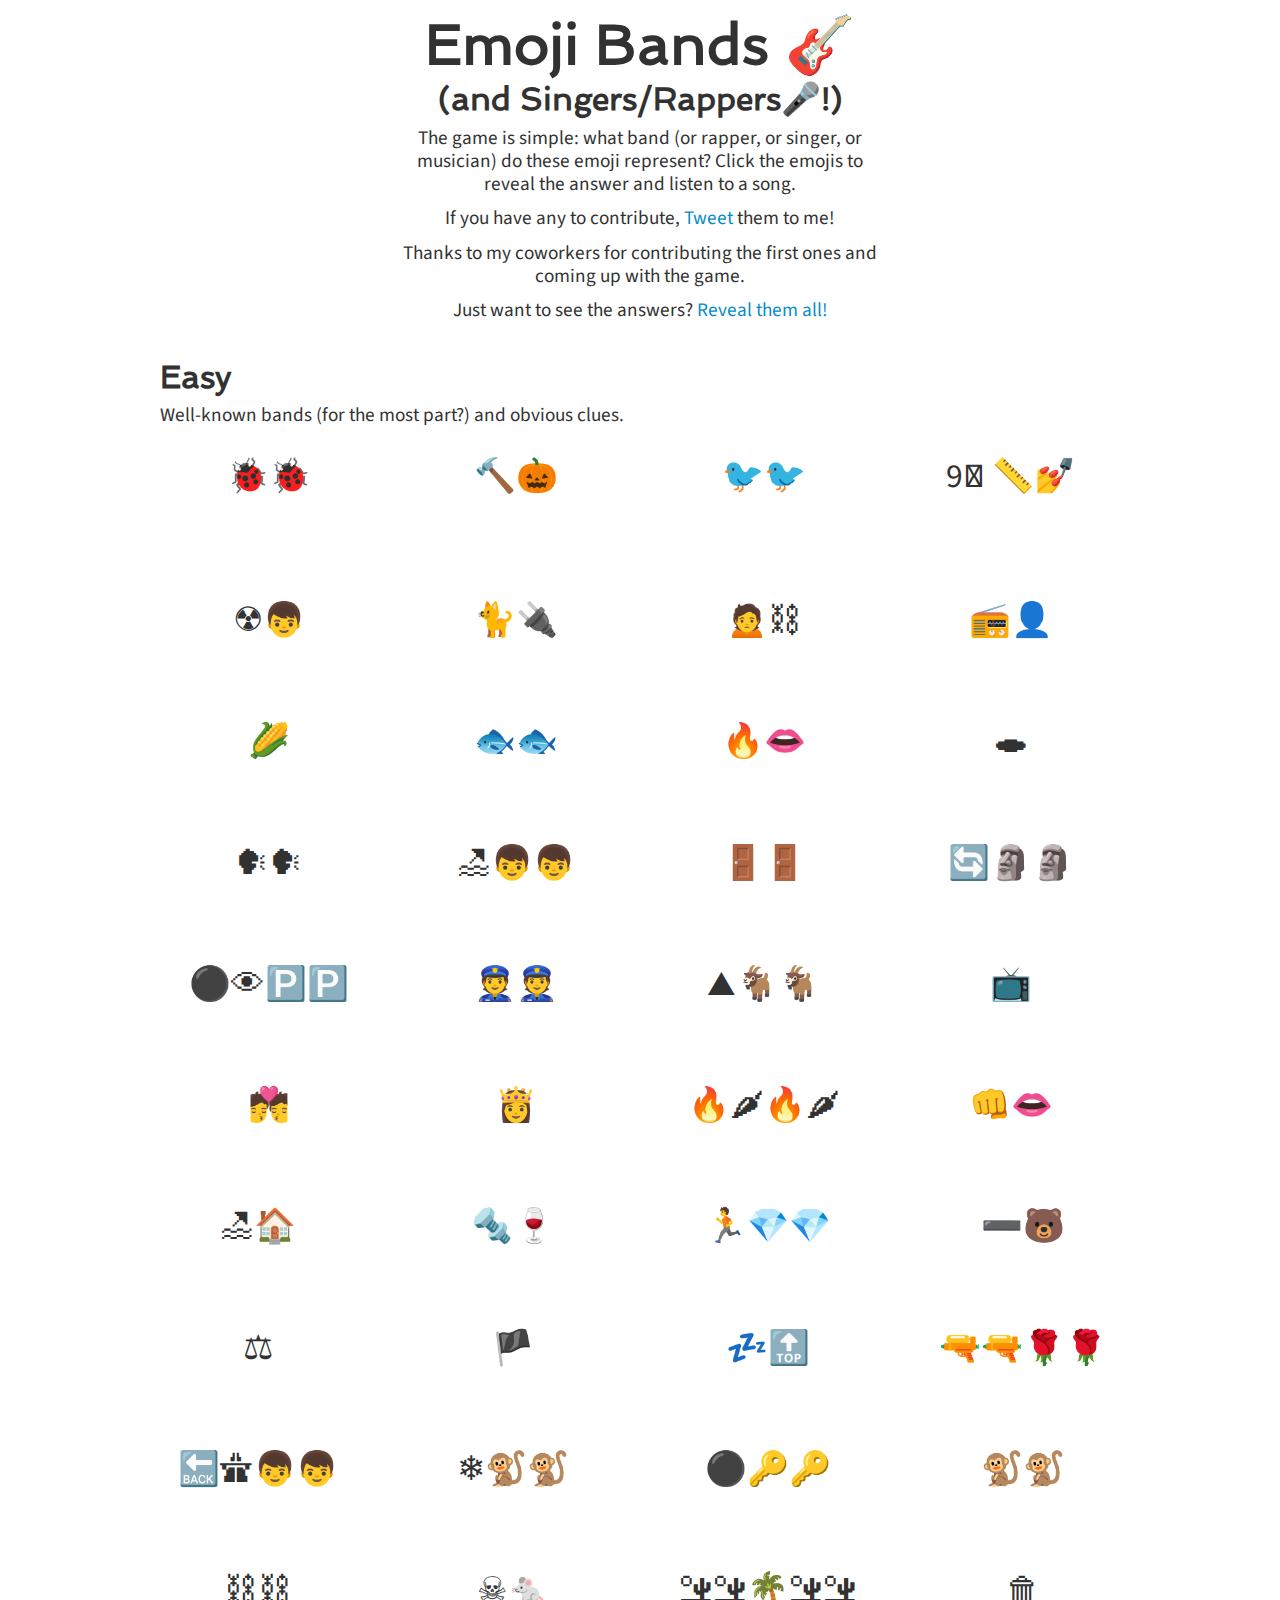
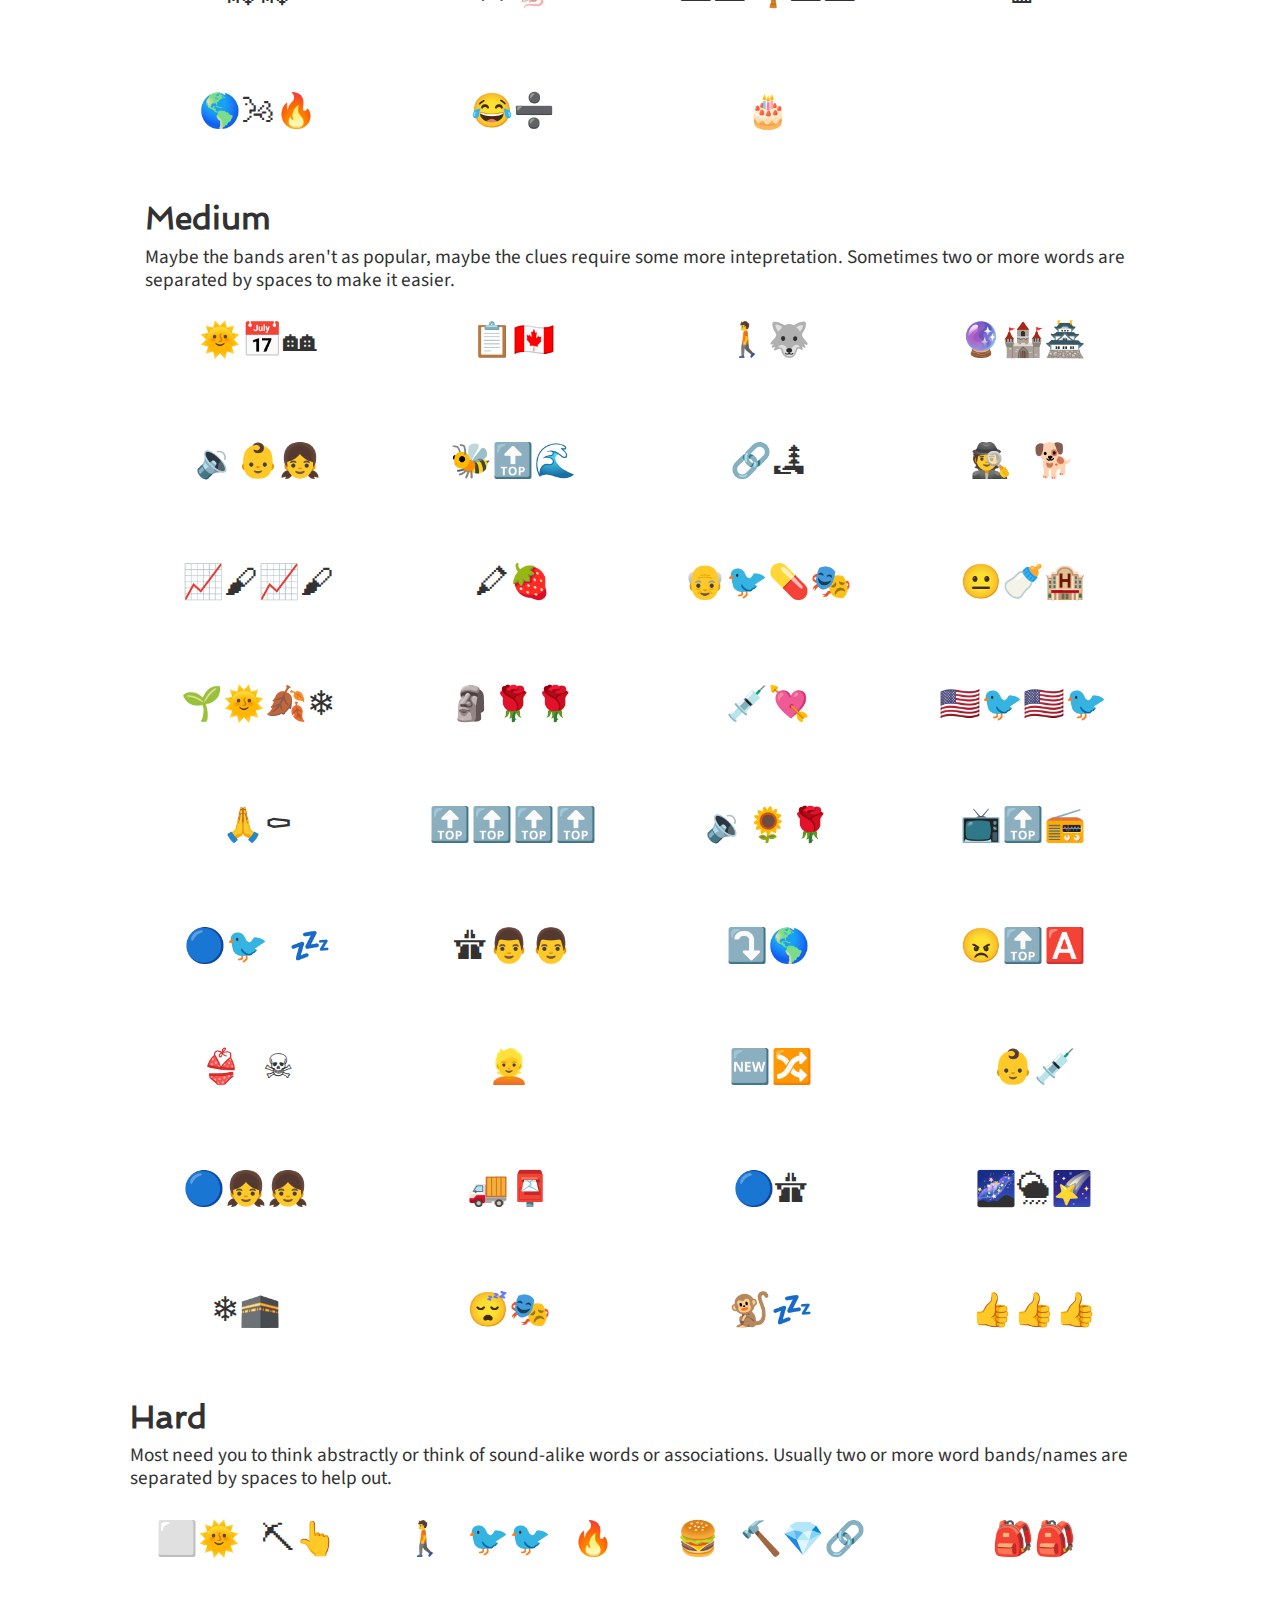
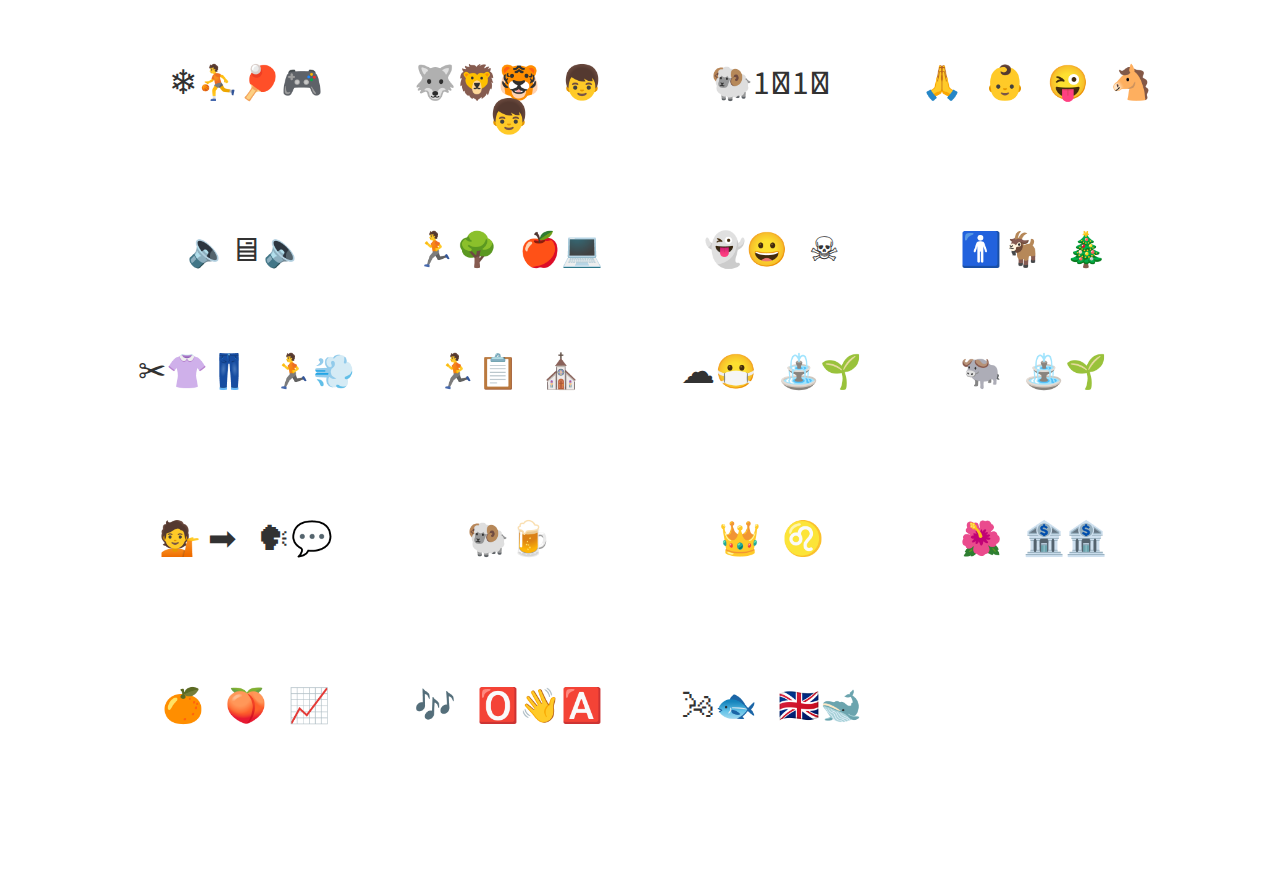
<file: index.html>
<!doctype html>
<html lang="en-US">
    <head>
        <meta charset="utf-8">
        <meta http-equiv="x-ua-compatible" content="ie=edge">
        <title>Emoji Bands - Guess the band name represented only in emojis!</title>
        <meta name="description" content="Guess the band represented by emojis">
        <meta name="viewport" content="width=device-width, initial-scale=1">
        <link href='https://fonts.googleapis.com/css?family=Spinnaker' rel='stylesheet' type='text/css'>
        <link href='https://fonts.googleapis.com/css?family=Source+Sans+Pro' rel='stylesheet' type='text/css'>
        <link rel="stylesheet" href="css/main.css">
    </head>
    <body>
      <!--[if lt IE 8]>
          <p class="browserupgrade">You are using an <strong>outdated</strong> browser. Please <a href="http://browsehappy.com/">upgrade your browser</a> to improve your experience.</p>
      <![endif]-->
      <div class="container">
        <div class="header">
          <h1 class="page-title">Emoji Bands 🎸</h1>
          <h2 class="page-subheading">(and Singers/Rappers🎤!)</h2>
          <p>The game is simple: what band (or rapper, or singer, or musician) do these emoji represent? Click the emojis to reveal the answer and listen to a song.</p>
          <p>If you have any to contribute, <a href="https://twitter.com/lieblhan">Tweet</a> them to me!</p>
          <p>Thanks to my coworkers for contributing the first ones and coming up with the game.</p>
          <p>Just want to see the answers? <span class="link" onclick="revealAllHidden()">Reveal them all!</span></p>
        </div>
        <div class="content">
          <div class="row">
            <div class="full-col">
              <h1>Easy</h1>
              <p>Well-known bands (for the most part?) and obvious clues.</p>
            </div>
          </div>
          <div class="row">
            <div class="col-4">
              <div class="grid-block">
                <span class="emoji">🐞🐞</span>
                <p class="hidden"><a href="https://www.youtube.com/watch?v=OJsb91hsUF8">The Beatles</a>
                  <span class="small">(Also this is their best song, fight me.)</span>
                </p>
              </div>
            </div>
            <div class="col-4">
              <div class="grid-block">
                <span class="emoji">🔨🎃</span>
                <p class="hidden"><a href="https://www.youtube.com/watch?v=q-KE9lvU810">Smashing Pumpkins</a></p>
              </div>
            </div>
            <div class="col-4">
              <div class="grid-block">
                <span class="emoji">🐦🐦</span>
                <p class="hidden"><a href="https://www.youtube.com/watch?v=J74ttSR8lEg">The Byrds</a></p>
              </div>
            </div>
            <div class="col-4">
              <div class="grid-block">
                <span class="emoji">9⃣ 📏💅</span>
                <p class="hidden"><a href="https://www.youtube.com/watch?v=PTFwQP86BRs">Nine Inch Nails</a></p>
              </div>
            </div>
          </div>
          <div class="row">
            <div class="col-4">
              <div class="grid-block">
                <span class="emoji">☢👦</span>
                <p class="hidden"><a href="https://www.youtube.com/watch?v=LBr7kECsjcQ">Fall Out Boy</a></p>
              </div>
            </div>
            <div class="col-4">
              <div class="grid-block">
                <span class="emoji">🐈🔌</span>
                <p class="hidden"><a href="https://www.youtube.com/watch?v=4_Mww_XVU1s">Cat Power</a></p>
              </div>
            </div>
            <div class="col-4">
              <div class="grid-block">
                <span class="emoji">🙍⛓</span>
                <p class="hidden"><a href="https://www.youtube.com/watch?v=Nco_kh8xJDs">Alice in Chains</a></p>
              </div>
            </div>
            <div class="col-4">
              <div class="grid-block">
                <span class="emoji">📻👤</span>
                <p class="hidden"><a href="https://www.youtube.com/watch?v=zcfX3Lzchrs">Radiohead</a></p>
              </div>
            </div>
          </div>
          <div class="row">
            <div class="col-4">
              <div class="grid-block">
                <span class="emoji">🌽</span>
                <p class="hidden"><a href="https://www.youtube.com/watch?v=jRGrNDV2mKc">Korn</a></p>
              </div>
            </div>
            <div class="col-4">
              <div class="grid-block">
                <span class="emoji">🐟🐟</span>
                <p class="hidden"><a href="https://www.youtube.com/watch?v=oZfWmQJM4HI">Phish</a></p>
              </div>
            </div>
            <div class="col-4">
              <div class="grid-block">
                <span class="emoji">🔥👄</span>
                <p class="hidden"><a href="https://www.youtube.com/watch?v=AzlMeTxVdH8">The Flaming Lips</a></p>
              </div>
            </div>
            <div class="col-4">
              <div class="grid-block">
                <span class="emoji">🕳</span>
                <p class="hidden"><a href="https://www.youtube.com/watch?v=cH_rfGBwamc">Hole</a></p>
              </div>
            </div>
          </div>
          <div class="row">
            <div class="col-4">
              <div class="grid-block">
                <span class="emoji">🗣🗣</span>
                <p class="hidden"><a href="https://www.youtube.com/watch?v=I1wg1DNHbNU">The Talking Heads</a></p>
              </div>
            </div>
            <div class="col-4">
              <div class="grid-block">
                <span class="emoji">🏖👦👦</span>
                <p class="hidden"><a href="https://www.youtube.com/watch?v=wREBD2og5iY">The Beach Boys</a></p>
              </div>
            </div>
            <div class="col-4">
              <div class="grid-block">
                <span class="emoji">🚪🚪</span>
                <p class="hidden"><a href="https://www.youtube.com/watch?v=deB_u-to-IE">The Doors</a></p>
              </div>
            </div>
            <div class="col-4">
              <div class="grid-block">
                <span class="emoji">🔄🗿🗿</span>
                <p class="hidden"><a href="https://www.youtube.com/watch?v=R3rnxQBizoU">The Rolling Stones</a></p>
              </div>
            </div>
          </div>
          <div class="row">
            <div class="col-4">
              <div class="grid-block">
                <span class="emoji">⚫️👁🅿️🅿️</span>
                <p class="hidden"><a href="https://www.youtube.com/watch?v=uSD4vsh1zDA">The Black Eyed Peas</a></p>
              </div>
            </div>
            <div class="col-4">
              <div class="grid-block">
                <span class="emoji">👮👮</span>
                <p class="hidden"><a href="https://www.youtube.com/watch?v=MbXWrmQW-OE">The Police</a></p>
              </div>
            </div>
            <div class="col-4">
              <div class="grid-block">
                <span class="emoji">⛰🐐🐐</span>
                <p class="hidden"><a href="https://www.youtube.com/watch?v=eetIgGXH6DA">Mountain Goats</a></p>
              </div>
            </div>
            <div class="col-4">
              <div class="grid-block">
                <span class="emoji">📺</span>
                <p class="hidden"><a href="https://www.youtube.com/watch?v=jlbunmCbTBA">Television</a></p>
              </div>
            </div>
          </div>
          <div class="row">
            <div class="col-4">
              <div class="grid-block">
                <span class="emoji"> 💏</span>
                <p class="hidden"><a href="https://www.youtube.com/watch?v=u7isxoTIeYM">Kiss</a></p>
              </div>
            </div>
            <div class="col-4">
              <div class="grid-block">
                <span class="emoji">👸</span>
                <p class="hidden"><a href="https://www.youtube.com/watch?v=fJ9rUzIMcZQ">Queen</a></p>
              </div>
            </div>
            <div class="col-4">
              <div class="grid-block">
                <span class="emoji">🔥🌶🔥🌶</span>
                <p class="hidden"><a href="https://www.youtube.com/watch?v=lwlogyj7nFE">Red Hot Chili Peppers</a></p>
              </div>
            </div>
            <div class="col-4">
              <div class="grid-block">
                <span class="emoji">👊👄</span>
                <p class="hidden"><a href="https://www.youtube.com/watch?v=5xxQs34UMx4">Smash Mouth</a></p>
              </div>
          </div>
          <div class="row">
            <div class="col-4">
              <div class="grid-block">
                <span class="emoji">🏖🏠</span>
                <p class="hidden"><a href="https://www.youtube.com/watch?v=FuvWc3ToDHg">Beach House</a></p>
              </div>
            </div>
            <div class="col-4">
              <div class="grid-block">
                <span class="emoji">🔩🍷</span>
                <p class="hidden"><a href="https://www.youtube.com/watch?v=3Kh09MuIfIU">Iron and Wine</a></p>
              </div>
            </div>
            <div class="col-4">
              <div class="grid-block">
                <span class="emoji">🏃💎💎</span>
                <p class="hidden"><a href="https://www.youtube.com/watch?v=BEOximWoFd0">Run the Jewels</a></p>
              </div>
            </div>
            <div class="col-4">
              <div class="grid-block">
                <span class="emoji">➖🐻</span>
                <p class="hidden"><a href="https://www.youtube.com/watch?v=hM_-L4tOQkg">Minus the Bear</a></p>
              </div>
            </div>
          </div>
          <div class="row">
            <div class="col-4">
              <div class="grid-block">
                <span class="emoji">⚖</span>
                <p class="hidden"><a href="https://www.youtube.com/watch?v=sy1dYFGkPUE">Justice</a></p>
              </div>
            </div>
            <div class="col-4">
              <div class="grid-block">
                <span class="emoji">🏴</span>
                <p class="hidden"><a href="https://www.youtube.com/watch?v=ZOhXw2D59hQ">Black Flag</a></p>
              </div>
            </div>
            <div class="col-4">
              <div class="grid-block">
                <span class="emoji">💤🔝</span>
                <p class="hidden"><a href="https://www.youtube.com/watch?v=Vppbdf-qtGU">ZZ Top</a></p>
              </div>
            </div>
            <div class="col-4">
              <div class="grid-block">
                <span class="emoji">🔫🔫🌹🌹</span>
                <p class="hidden"><a href="https://www.youtube.com/watch?v=1w7OgIMMRc4">Guns N' Roses</a></p>
              </div>
            </div>
          </div>
          <div class="row">
            <div class="col-4">
              <div class="grid-block">
                <span class="emoji">🔙🛣👦👦</span>
                <p class="hidden"><a href="https://www.youtube.com/watch?v=4fndeDfaWCg">Backstreet Boys</a></p>
              </div>
            </div>
            <div class="col-4">
              <div class="grid-block">
                <span class="emoji">❄🐒🐒</span>
                <p class="hidden"><a href="https://www.youtube.com/watch?v=3oK22ll4cxw">Arctic Monkeys</a></p>
              </div>
            </div>
            <div class="col-4">
              <div class="grid-block">
                <span class="emoji">⚫🔑🔑</span>
                <p class="hidden"><a href="https://www.youtube.com/watch?v=7jjScJ-bRpQ">The Black Keys</a></p>
              </div>
            </div>
            <div class="col-4">
              <div class="grid-block">
                <span class="emoji">🐒🐒</span>
                <p class="hidden"><a href="https://www.youtube.com/watch?v=XfuBREMXxts">The Monkees</a></p>
              </div>
            </div>
          </div>
          <div class="row">
            <div class="col-4">
              <div class="grid-block">
                <span class="emoji">⛓⛓</span>
                <p class="hidden"><a href="https://www.youtube.com/watch?v=e2QKlmMT8II">2 Chainz</a></p>
              </div>
            </div>
            <div class="col-4">
              <div class="grid-block">
                <span class="emoji">☠🐁</span>
                <p class="hidden"><a href="https://www.youtube.com/watch?v=zK1mLIeXwsQ">Deadmau5</a></p>
              </div>
            </div>
            <div class="col-4">
              <div class="grid-block">
                <span class="emoji">🏜🏜🌴🏜🏜</span>
                <p class="hidden"><a href="https://www.youtube.com/watch?v=6hzrDeceEKc">Oasis</a></p>
              </div>
            </div>
            <div class="col-4">
              <div class="grid-block">
                <span class="emoji">🗑</span>
                <p class="hidden"><a href="https://www.youtube.com/watch?v=GpBFOJ3R0M4">Garbage</a></p>
              </div>
            </div>
          </div>
          <div class="row">
            <div class="col-4">
              <div class="grid-block">
                <span class="emoji">🌎🌬🔥</span>
                <p class="hidden"><a href="https://www.youtube.com/watch?v=Gs069dndIYk">Earth Wind and Fire</a></p>
              </div>
            </div>
            <div class="col-4">
              <div class="grid-block">
                <span class="emoji">😂➗</span>
                <p class="hidden"><a href="https://www.youtube.com/watch?v=FnWPGSQjFUc">Joy Division</a></p>
              </div>
            </div>
            <div class="col-4">
              <div class="grid-block">
                <span class="emoji">🎂</span>
                <p class="hidden"><a href="https://www.youtube.com/watch?v=cno20onK9dY">Cake</a></p>
              </div>
            </div>
          </div>
          <div class="row">
            <div class="full-col">
              <h1>Medium</h1>
              <p>Maybe the bands aren't as popular, maybe the clues require some more intepretation. Sometimes two or more words are separated by spaces to make it easier.</p>
            </div>
          </div>
          <div class="row">
            <div class="col-4">
              <div class="grid-block">
                <span class="emoji">🌞📅🏘</span>
                <p class="hidden"><a href="https://www.youtube.com/watch?v=dkTqXjlDP_I">Sunny Day Real Estate</a></p>
              </div>
            </div>
            <div class="col-4">
              <div class="grid-block">
                <span class="emoji">📋🇨🇦</span>
                <p class="hidden"><a href="https://www.youtube.com/watch?v=tznKkts0nG0">Boards of Canada</a></p>
              </div>
            </div>
            <div class="col-4">
              <div class="grid-block">
                <span class="emoji">🚶🐺</span>
                <p class="hidden"><a href="https://www.youtube.com/watch?v=5UWRypqz5-o">Steppenwolf</a></p>
              </div>
            </div>
            <div class="col-4">
              <div class="grid-block">
                <span class="emoji">🔮🏰🏯</span>
                <p class="hidden"><a href="https://www.youtube.com/watch?v=MigfipDmY-0">Crystal Castles</a></p>
              </div>
            </div>
          </div>
          <div class="row">
            <div class="col-4">
              <div class="grid-block">
                <span class="emoji">🔉👶👧</span>
                <p class="hidden"><a href="https://www.youtube.com/watch?v=KM-u6dk920M">Sonic Youth</a></p>
              </div>
            </div>
            <div class="col-4">
              <div class="grid-block">
                <span class="emoji">🐝🔝🌊</span>
                <p class="hidden"><a href="https://www.youtube.com/watch?v=2EwViQxSJJQ">Beyoncé</a></p>
              </div>
            </div>
            <div class="col-4">
              <div class="grid-block">
                <span class="emoji">🔗🏞</span>
                <p class="hidden"><a href="https://www.youtube.com/watch?v=kXYiU_JCYtU">Linkin Park</a></p>
              </div>
            </div>
            <div class="col-4">
              <div class="grid-block">
                <span class="emoji">🕵&nbsp;&nbsp;&nbsp;🐕</span>
                <p class="hidden"><a href="https://www.youtube.com/watch?v=DI3yXg-sX5c">Snoop Dogg</a></p>
              </div>
            </div>
          </div>
          <div class="row">
            <div class="col-4">
              <div class="grid-block">
                <span class="emoji">📈🖌📈🖌</span>
                <p class="hidden"><a href="https://www.youtube.com/watch?v=-LYbWn_Oit8">The Strokes</a></p>
              </div>
            </div>
            <div class="col-4">
              <div class="grid-block">
                <span class="emoji">🖍🍓</span>
                <p class="hidden"><a href="https://www.youtube.com/watch?v=6Ejga4kJUts">The Cranberries</a></p>
              </div>
            </div>
            <div class="col-4">
              <div class="grid-block">
                <span class="emoji">👴🐦💊🎭</span>
                <p class="hidden"><a href="https://www.youtube.com/watch?v=1gX1EP6mG-E">Old Crow Medicine Show</a></p>
              </div>
            </div>
            <div class="col-4">
              <div class="grid-block">
                <span class="emoji">😐🍼🏨</span>
                <p class="hidden"><a href="https://www.youtube.com/watch?v=hD6_QXwKesU">Neutral Milk Hotel</a></p>
              </div>
            </div>
          </div>
          <div class="row">
            <div class="col-4">
              <div class="grid-block">
                <span class="emoji">🌱🌞🍂❄</span>
                <p class="hidden"><a href="https://www.youtube.com/watch?v=nDxhugRKZ8g">The Four Seasons</a></p>
              </div>
            </div>
            <div class="col-4">
              <div class="grid-block">
                <span class="emoji">🗿🌹🌹</span>
                <p class="hidden"><a href="https://www.youtube.com/watch?v=w25UA7YxwJs">The Stone Roses</a></p>
              </div>
            </div>
            <div class="col-4">
              <div class="grid-block">
                <span class="emoji">💉💘</span>
                <p class="hidden"><a href="https://www.youtube.com/watch?v=FyYMzEplnfU">My Bloody Valentine</a></p>
              </div>
            </div>
            <div class="col-4">
              <div class="grid-block">
                <span class="emoji">🇺🇸🐦🇺🇸🐦</span>
                <p class="hidden"><a href="https://www.youtube.com/watch?v=iqODbP1T3nk">Eagles</a></p>
              </div>
            </div>
          </div>
          <div class="row">
            <div class="col-4">
              <div class="grid-block">
                <span class="emoji">🙏⚰</span>
                <p class="hidden"><a href="https://www.youtube.com/watch?v=XacvydVrhuI">The Grateful Dead</a></p>
              </div>
            </div>
            <div class="col-4">
              <div class="grid-block">
                <span class="emoji">🔝🔝🔝🔝</span>
                <p class="hidden"><a href="https://www.youtube.com/watch?v=joqjBAJx4ZA">The Four Tops</a></p>
              </div>
            </div>
            <div class="col-4">
              <div class="grid-block">
                <span class="emoji">🔉🌻🌹</span>
                <p class="hidden"><a href="https://www.youtube.com/watch?v=3mbBbFH9fAg">Soundgarden</a></p>
              </div>
            </div>
            <div class="col-4">
              <div class="grid-block">
                <span class="emoji">📺🔝📻</span>
                <p class="hidden"><a href="https://www.youtube.com/watch?v=j1-xRk6llh4">TV on the Radio</a></p>
              </div>
            </div>
          </div>
          <div class="row">
            <div class="col-4">
              <div class="grid-block">
                <span class="emoji">🔵🐦&nbsp;&nbsp;&nbsp;💤</span>
                <p class="hidden"><a href="https://www.youtube.com/watch?v=cuaGcm8yqzI">Jay Z</a></p>
              </div>
            </div>
            <div class="col-4">
              <div class="grid-block">
                <span class="emoji">🛣👨👨</span>
                <p class="hidden"><a href="https://www.youtube.com/watch?v=aFkcAH-m9W0">The Highwaymen</a></p>
              </div>
            </div>
            <div class="col-4">
              <div class="grid-block">
                <span class="emoji">⤵️🌎</span>
                <p class="hidden"><a href="https://www.youtube.com/watch?v=uSSF7ozBfGg">Underworld</a></p>
              </div>
            </div>
            <div class="col-4">
              <div class="grid-block">
                <span class="emoji">😠🔝🅰️</span>
                <p class="hidden"><a href="https://www.youtube.com/watch?v=79fzeNUqQbQ">Madonna</a></p>
              </div>
            </div>
          <div class="row">
            <div class="col-4">
              <div class="grid-block">
                <span class="emoji">👙&nbsp;&nbsp;&nbsp;☠</span>
                <p class="hidden"><a href="https://www.youtube.com/watch?v=mZxxhxjgnC0">Bikini Kill</a></p>
              </div>
            </div>
            <div class="col-4">
              <div class="grid-block">
                <span class="emoji">👱</span>
                <p class="hidden"><a href="https://www.youtube.com/watch?v=WGU_4-5RaxU">Blondie</a></p>
              </div>
            </div>
            <div class="col-4">
              <div class="grid-block">
                <span class="emoji">🆕🔀</span>
                <p class="hidden"><a href="https://www.youtube.com/watch?v=oUjUTG3hwyQ">New Order</a></p>
              </div>
            </div>
            <div class="col-4">
              <div class="grid-block">
                <span class="emoji">👶💉</span>
                <p class="hidden"><a href="https://www.youtube.com/watch?v=OCiLxRCBf40">The Youngbloods</a></p>
              </div>
            </div>
          </div>
          <div class="row">
            <div class="col-4">
              <div class="grid-block">
                <span class="emoji">🔵👧👧</span>
                <p class="hidden"><a href="https://www.youtube.com/watch?v=HUgwM1Ky228">Indigo Girls</a></p>
              </div>
            </div>
            <div class="col-4">
              <div class="grid-block">
                <span class="emoji">🚚📮</span>
                <p class="hidden"><a href="https://www.youtube.com/watch?v=0wrsZog8qXg">The Postal Service</a></p>
              </div>
            </div>
            <div class="col-4">
              <div class="grid-block">
                <span class="emoji">🔵🛣</span>
                <p class="hidden"><a href="https://www.youtube.com/watch?v=B48a1oOlB-E">Blue Highway</a></p>
              </div>
            </div>
            <div class="col-4">
              <div class="grid-block">
                <span class="emoji">🌌🌦🌠</span>
                <p class="hidden"><a href="https://www.youtube.com/watch?v=gbEwHJX95QE">Atmosphere</a></p>
              </div>
            </div>
          </div>
          <div class="row">
            <div class="col-4">
              <div class="grid-block">
                <span class="emoji">❄🕋</span>
                <p class="hidden"><a href="https://www.youtube.com/watch?v=h4UqMyldS7Q">Ice Cube</a></p>
              </div>
            </div>
            <div class="col-4">
              <div class="grid-block">
                <span class="emoji">😴🎭</span>
                <p class="hidden"><a href="https://www.youtube.com/watch?v=mipc-JxrhRk">Dream Theater</a></p>
              </div>
            </div>
            <div class="col-4">
              <div class="grid-block">
                <span class="emoji">🐒💤</span>
                <p class="hidden"><a href="https://www.youtube.com/watch?v=UclCCFNG9q4">Gorillaz</a></p>
              </div>
            </div>
            <div class="col-4">
              <div class="grid-block">
                <span class="emoji">👍👍👍</span>
                <p class="hidden"><a href="https://www.youtube.com/watch?v=oIIxlgcuQRU">The Yeah Yeah Yeahs</a></p>
              </div>
            </div>
          </div>
          <div class="row">
            <div class="full-col">
              <h1>Hard</h1>
              <p>Most need you to think abstractly or think of sound-alike words or associations. Usually two or more word bands/names are separated by spaces to help out.</p>
            </div>
          </div>
          <div class="row">
            <div class="col-4">
              <div class="grid-block">
                <span class="emoji">⬜🌞&nbsp;&nbsp;&nbsp;⛏👆</span>
                <p class="hidden"><a href="https://www.youtube.com/watch?v=K6jCdUaaE1Q">Silversun Pickups</a></p>
              </div>
            </div>
            <div class="col-4">
              <div class="grid-block">
                <span class="emoji">🚶&nbsp;&nbsp;&nbsp;🐦🐦&nbsp;&nbsp;&nbsp;🔥</span>
                <p class="hidden"><a href="https://www.youtube.com/watch?v=gi9VSqMlJ0o">Waka Flocka Flame</a>
                </p>
              </div>
            </div>
            <div class="col-4">
              <div class="grid-block">
                <span class="emoji">🍔&nbsp;&nbsp;&nbsp;🔨💎🔗</span>
                <p class="hidden"><a href="https://www.youtube.com/watch?v=wssnxfjH-zw">Patti Smith</a>
                  <span class="small">(An anvil emoji would be clutch, just saying.)</span>
                </p>
              </div>
            </div>
            <div class="col-4">
              <div class="grid-block">
                <span class="emoji">🎒🎒</span>
                <p class="hidden"><a href="https://www.youtube.com/watch?v=UhqblJCadEA">Tupac</a>
                  <span class="small">(And yes "two packs" is not the same as "two pocks.")</span>
                </p>
              </div>
            </div>
          </div>
          <div class="row">
            <div class="col-4">
              <div class="grid-block">
                <span class="emoji">❄⛹🏓🎮</span>
                <p class="hidden"><a href="https://www.youtube.com/watch?v=RB-RcX5DS5A">Coldplay</a></p>
              </div>
            </div>
            <div class="col-4">
              <div class="grid-block">
                <span class="emoji">🐺🦁🐯&nbsp;&nbsp;&nbsp;👦👦</span>
                <p class="hidden"><a href="https://www.youtube.com/watch?v=svTuSRiFPoc">The Beastie Boys</a></p>
              </div>
            </div>
            <div class="col-4">
              <div class="grid-block">
                <span class="emoji">🐏1⃣1⃣</span>
                <p class="hidden"><a href="https://www.youtube.com/watch?v=ZLlLtSG7xe4">The Ramones</a>
                  <span class="small">(Literally!)</span>
                </p>
              </div>
            </div>
            <div class="col-4">
              <div class="grid-block">
                <span class="emoji">🙏&nbsp;&nbsp;&nbsp;👶&nbsp;&nbsp;&nbsp;😜&nbsp;&nbsp;&nbsp;🐴</span>
                <p class="hidden"><a href="https://www.youtube.com/watch?v=t4Y1wDdMYH4">Neil Young and Crazy Horse</a>
                  <span class="small">(Because you KNEEL when you clasp your hands like that and pray...)</span>
                </p>
              </div>
            </div>
          </div>
          <div class="row">
            <div class="col-4">
              <div class="grid-block">
                <span class="emoji">🔈🖥🔈</span>
                <p class="hidden"><a href="https://www.youtube.com/watch?v=Ogy9cq6AB_M">LCD Soundsystem</a></p>
              </div>
            </div>
            <div class="col-4">
              <div class="grid-block">
                <span class="emoji">🏃🌳&nbsp;&nbsp;&nbsp;🍎💻</span>
                <p class="hidden"><a href="https://www.youtube.com/watch?v=pcawnRIyeok">Fleetwood Mac</a></p>
              </div>
            </div>
            <div class="col-4">
              <div class="grid-block">
                <span class="emoji">👻😀&nbsp;&nbsp;&nbsp;☠</span>
                <p class="hidden"><a href="https://www.youtube.com/watch?v=JS0XhXsmCRs">Ghostface Killah</a></p>
              </div>
            </div>
            <div class="col-4">
              <div class="grid-block">
                <span class="emoji">🚹🐐&nbsp;&nbsp;&nbsp;🎄</span>
                <p class="hidden"><a href="https://www.youtube.com/watch?v=4P0hG3sD0-E">Billie Holiday</a></p>
              </div>
            </div>
          </div>
          <div class="row">
            <div class="col-4">
              <div class="grid-block">
                <span class="emoji">✂👚👖&nbsp;&nbsp;&nbsp;🏃💨</span>
                <p class="hidden"><a href="https://www.youtube.com/watch?v=8xg3vE8Ie_E">Taylor Swift</a>
                  <span class="small">(Not a fart cloud, even though it's what I use it that emoji for in real life.)</span>
                </p>
              </div>
            </div>
            <div class="col-4">
              <div class="grid-block">
                <span class="emoji">🏃📋&nbsp;&nbsp;&nbsp;⛪</span>
                <p class="hidden"><a href="https://www.youtube.com/watch?v=j82FBbgpUy4">Dashboard Confessional</a></p>
              </div>
            </div>
            <div class="col-4">
              <div class="grid-block">
                <span class="emoji">☁😷&nbsp;&nbsp;&nbsp;⛲🌱</span>
                <p class="hidden"><a href="https://www.youtube.com/watch?v=dp4339EbVn8">Dusty Springfield</a></p>
              </div>
            </div>
            <div class="col-4">
              <div class="grid-block">
                <span class="emoji">🐃&nbsp;&nbsp;&nbsp;⛲🌱</span>
                <p class="hidden"><a href="https://www.youtube.com/watch?v=gp5JCrSXkJY">Buffalo Springfield</a></p>
              </div>
            </div>
          </div>
          <div class="row">
            <div class="col-4">
              <div class="grid-block">
                <span class="emoji">💁	➡&nbsp;&nbsp;&nbsp;🗣💬</span>
                <p class="hidden"><a href="https://www.youtube.com/watch?v=bViNS2U7W_o">Guided By Voices</a>
                  <span class="small">(Ok, that's the "information desk" emoji and it's GUIDING you to the right, IT MAKES SENSE.)</span>
                </p>
              </div>
            </div>
            <div class="col-4">
              <div class="grid-block">
                <span class="emoji">🐏🍺</span>
                <p class="hidden"><a href="https://www.youtube.com/watch?v=StZcUAPRRac">Rammstein</a>
                  <span class="small">(Prost!)</span>
                </p>
              </div>
            </div>
            <div class="col-4">
              <div class="grid-block">
                <span class="emoji">👑&nbsp;&nbsp;&nbsp;♌</span>
                <p class="hidden"><a href="https://www.youtube.com/watch?v=RF0HhrwIwp0">Kings of Leon</a></p>
              </div>
            </div>
            <div class="col-4">
              <div class="grid-block">
                <span class="emoji">🌺&nbsp;&nbsp;&nbsp;🏦🏦</span>
                <p class="hidden"><a href="https://www.youtube.com/watch?v=i3Jv9fNPjgk">Azealia Banks</a>
                  <span class="small">(Technically a hibiscus, but close enough.)</span>
                </p>
              </div>
            </div>
          </div>
          <div class="row">
            <div class="col-4">
              <div class="grid-block">
                <span class="emoji">🍊&nbsp;&nbsp;&nbsp;🍑&nbsp;&nbsp;&nbsp;📈</span>
                <p class="hidden"><a href="https://www.youtube.com/watch?v=8PvebsWcpto">Florida Georgia Line</a></p>
              </div>
            </div>
            <div class="col-4">
              <div class="grid-block">
                <span class="emoji">🎶&nbsp;&nbsp;&nbsp;🅾️👋🅰️</span>
                <p class="hidden"><a href="https://www.youtube.com/watch?v=malJUMz2A9Y">Songs: Ohia</a></p>
              </div>
            </div>
            <div class="col-4">
              <div class="grid-block">
                <span class="emoji">🌬🐟&nbsp;&nbsp;&nbsp;🇬🇧🐋</span>
                <p class="hidden">
                  <a href="https://www.youtube.com/watch?v=miIeU_kIljk">Gillian Welch</a>
                  <span class="small">(Is this the hardest one? Maybe..."Gill Welsh"...sorry not sorry, she's the best.)</span>
                </p>

              </div>
            </div>
          </div>
        </div>
      </div>
    </div>
    <script type="text/javascript">
      var emojiList = document.getElementsByClassName('emoji');
      function toggleHiddenClass() {
        if (this.nextElementSibling.className === 'hidden') {
          this.nextElementSibling.className = '';
        } else {
          this.nextElementSibling.className = 'hidden';
        }
      }
      function revealAllHidden() {
        for (var i = 0; i < emojiList.length; i++) {
          emojiList[i].nextElementSibling.className = '';
        }
      }
      window.onload = function() {
        for (var i = 0; i < emojiList.length; i++) {
          emojiList[i].addEventListener('click', toggleHiddenClass)
        }
      }
    </script>
    </body>
</html>
</file>
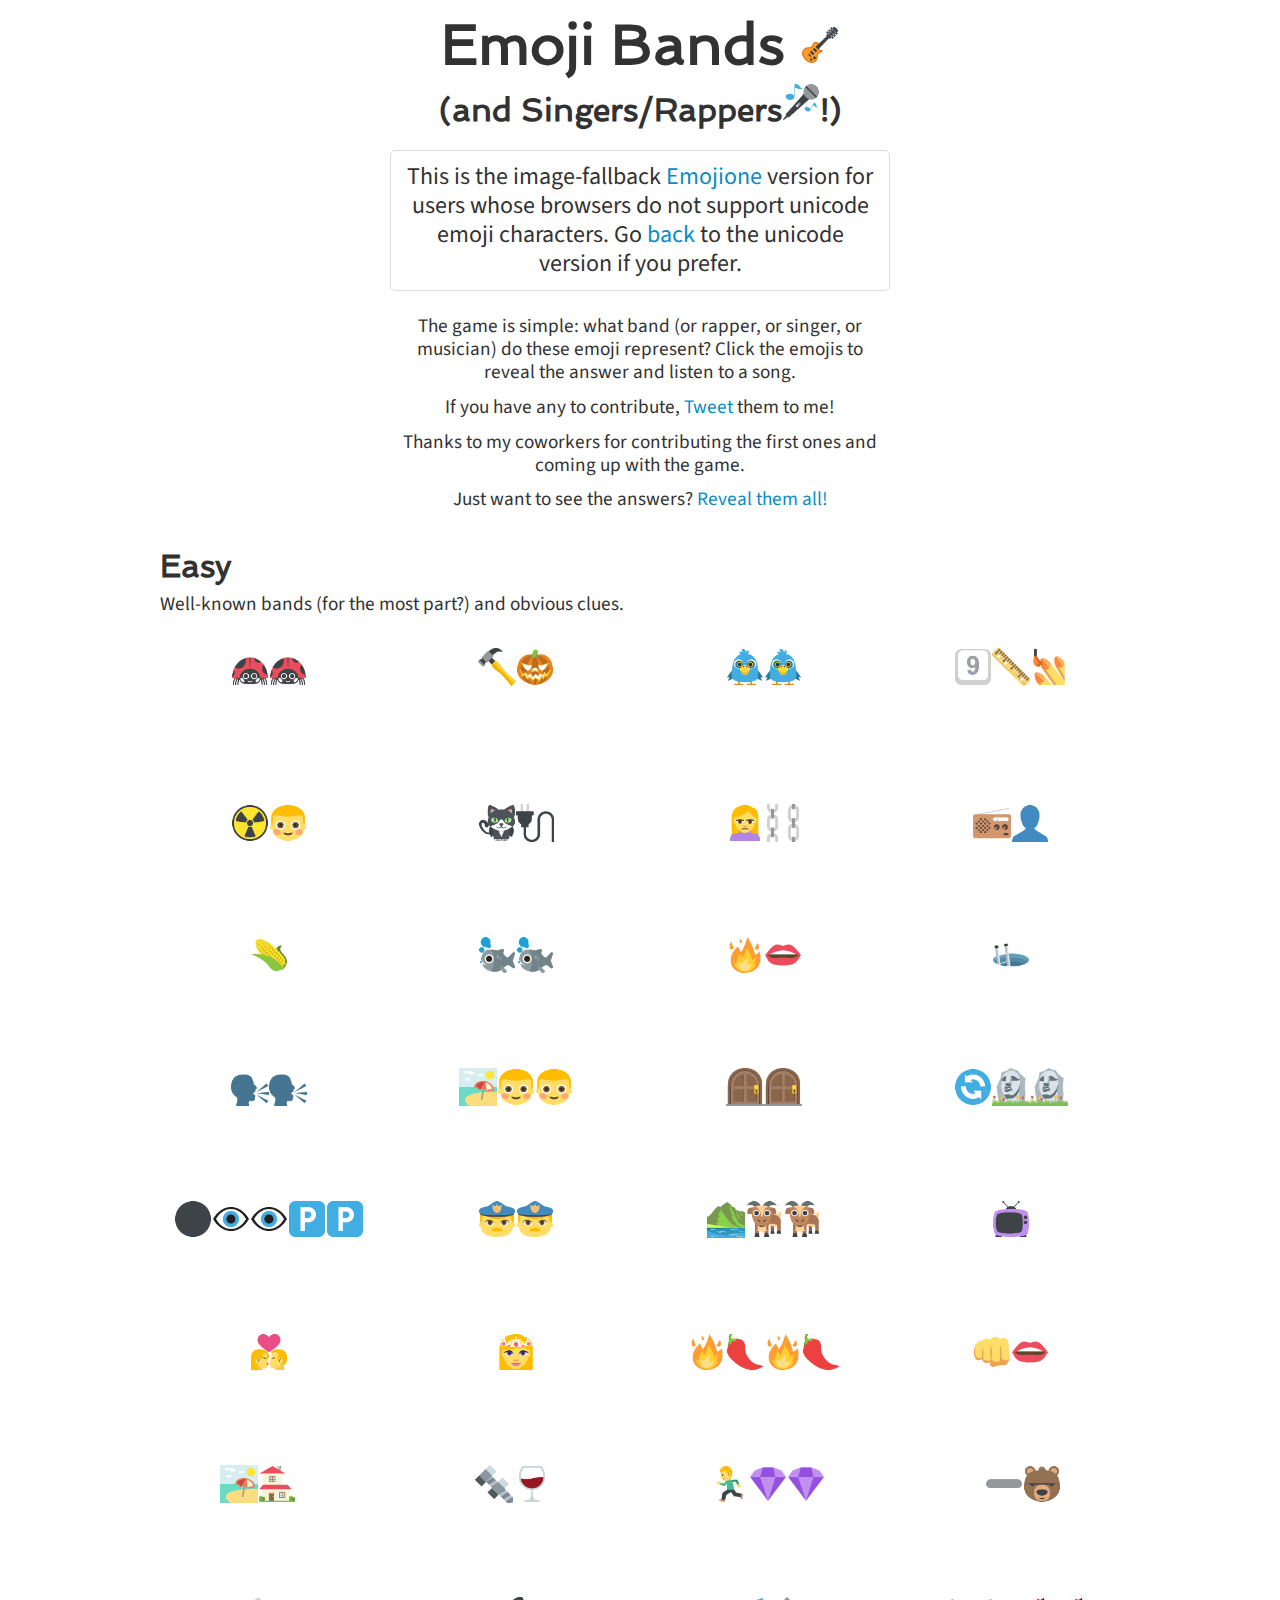
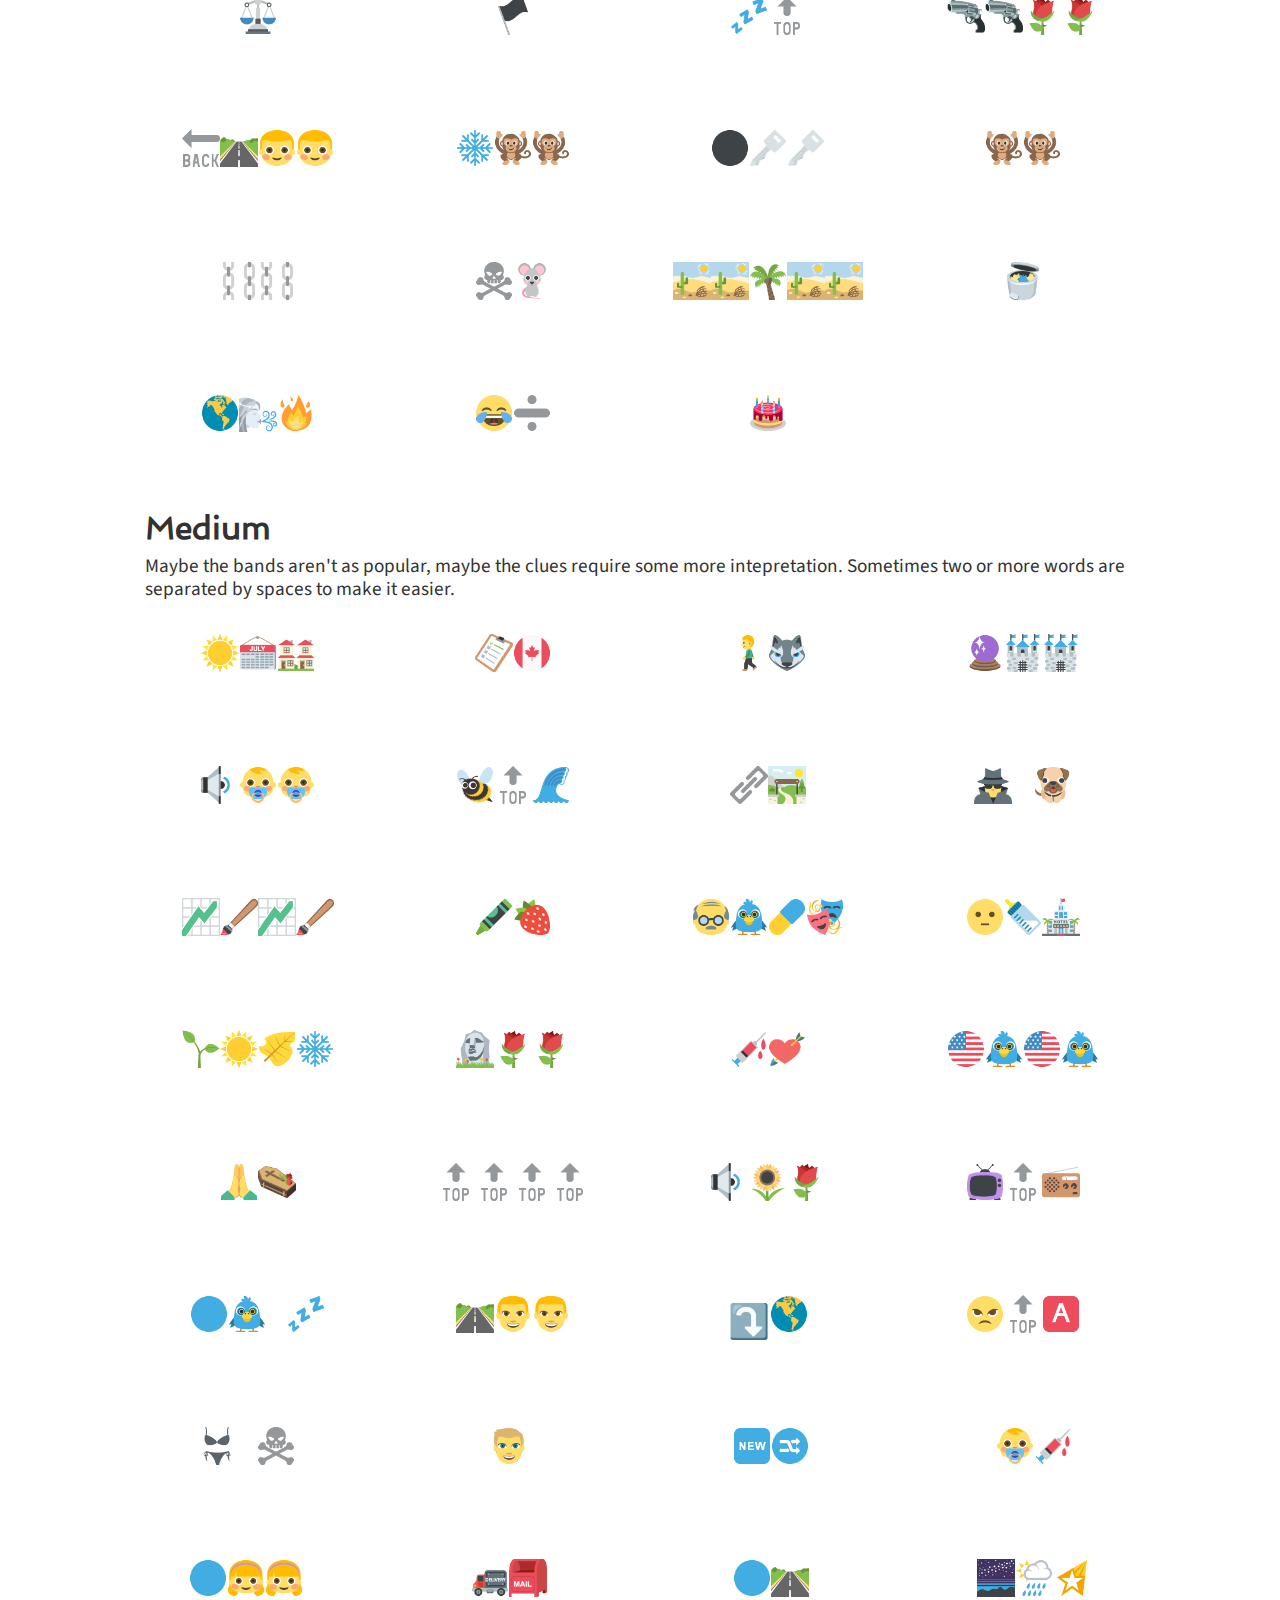
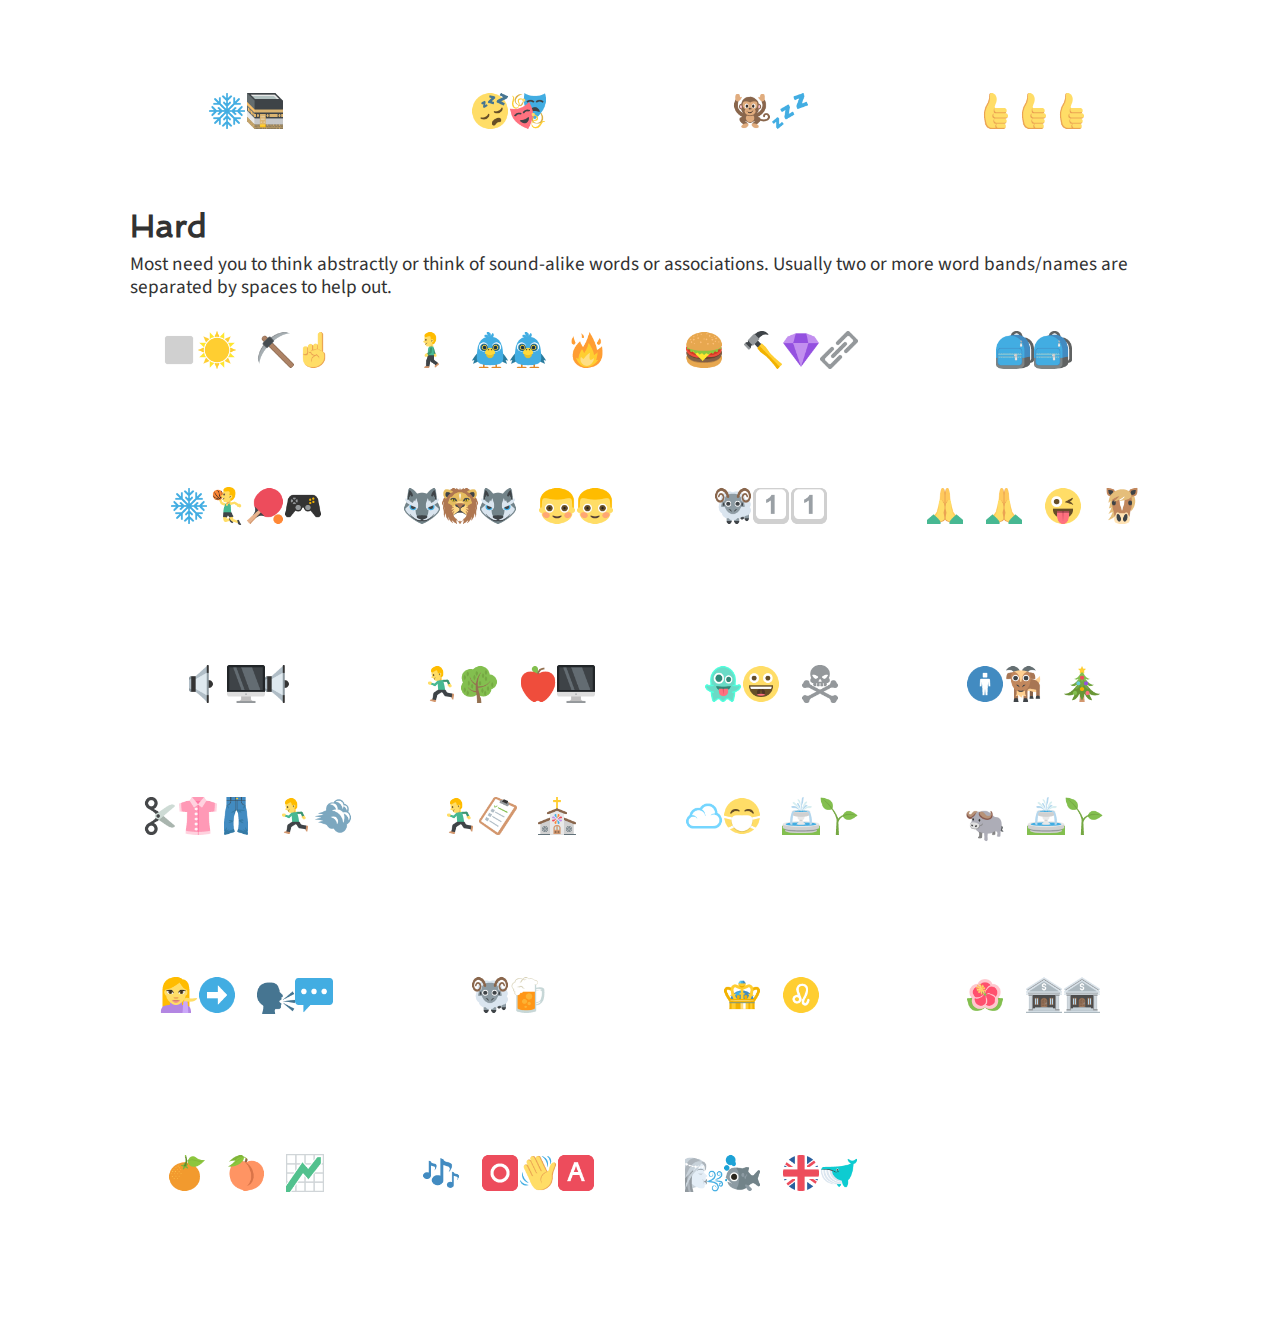
<file: img-fallback/index.html>
<!doctype html>
<html lang="en-US">
    <head>
        <meta charset="utf-8">
        <meta http-equiv="x-ua-compatible" content="ie=edge">
        <title>Emoji Bands - Guess the band name represented only in emojis!</title>
        <meta name="description" content="Guess the band represented by emojis">
        <meta name="viewport" content="width=device-width, initial-scale=1">
        <link href='https://fonts.googleapis.com/css?family=Spinnaker' rel='stylesheet' type='text/css'>
        <link href='https://fonts.googleapis.com/css?family=Source+Sans+Pro' rel='stylesheet' type='text/css'>
        <link rel="stylesheet" href="../css/main.css">
    </head>
    <body>
      
      <div class="container">
        <div class="header">
          <h1 class="page-title">Emoji Bands <img src="img/1f3b8.png"></h1>
          <h2 class="page-subheading">(and Singers/Rappers<img src="img/1F3A4.png">!)</h2>
          <p class="callout">This is the image-fallback <a href="http://emojione.com/">Emojione</a> version for users whose browsers do not support unicode emoji characters. Go <a href="../">back</a> to the unicode version if you prefer.</p>
          <p>The game is simple: what band (or rapper, or singer, or musician) do these emoji represent? Click the emojis to reveal the answer and listen to a song.</p>
          <p>If you have any to contribute, <a href="https://twitter.com/lieblhan">Tweet</a> them to me!</p>
          <p>Thanks to my coworkers for contributing the first ones and coming up with the game.</p>
          <p>Just want to see the answers? <span class="link" onclick="revealAllHidden()">Reveal them all!</span></p>
        </div>
        <div class="content">
          <div class="row">
            <div class="full-col">
              <h1>Easy</h1>
              <p>Well-known bands (for the most part?) and obvious clues.</p>
            </div>
          </div>
          <div class="row">
            <div class="col-4">
              <div class="grid-block">
                <span class="emoji"><img src="img/1F41E.png"><img src="img/1F41E.png"></span>
                <p class="hidden"><a href="https://www.youtube.com/watch?v=OJsb91hsUF8">The Beatles</a>
                  <span class="small">(Also this is their best song, fight me.)</span>
                </p>
              </div>
            </div>
            <div class="col-4">
              <div class="grid-block">
                <span class="emoji"><img src="img/1F528.png"><img src="img/1F383.png"></span>
                <p class="hidden"><a href="https://www.youtube.com/watch?v=q-KE9lvU810">Smashing Pumpkins</a></p>
              </div>
            </div>
            <div class="col-4">
              <div class="grid-block">
                <span class="emoji"><img src="img/1F426.png"><img src="img/1F426.png"></span>
                <p class="hidden"><a href="https://www.youtube.com/watch?v=J74ttSR8lEg">The Byrds</a></p>
              </div>
            </div>
            <div class="col-4">
              <div class="grid-block">
                <span class="emoji"><img src="img/0039-20E3.png"><img src="img/1F4CF.png"><img src="img/1F485.png"></span>
                <p class="hidden"><a href="https://www.youtube.com/watch?v=PTFwQP86BRs">Nine Inch Nails</a></p>
              </div>
            </div>
          </div>
          <div class="row">
            <div class="col-4">
              <div class="grid-block">
                <span class="emoji"><img src="img/2622.png"><img src="img/1F466.png"></span>
                <p class="hidden"><a href="https://www.youtube.com/watch?v=LBr7kECsjcQ">Fall Out Boy</a></p>
              </div>
            </div>
            <div class="col-4">
              <div class="grid-block">
                <span class="emoji"><img src="img/1F408.png"><img src="img/1F50C.png"></span>
                <p class="hidden"><a href="https://www.youtube.com/watch?v=4_Mww_XVU1s">Cat Power</a></p>
              </div>
            </div>
            <div class="col-4">
              <div class="grid-block">
                <span class="emoji"><img src="img/1F64D.png"><img src="img/26D3.png"></span>
                <p class="hidden"><a href="https://www.youtube.com/watch?v=Nco_kh8xJDs">Alice in Chains</a></p>
              </div>
            </div>
            <div class="col-4">
              <div class="grid-block">
                <span class="emoji"><img src="img/1F4FB.png"><img src="img/1F464.png"></span>
                <p class="hidden"><a href="https://www.youtube.com/watch?v=zcfX3Lzchrs">Radiohead</a></p>
              </div>
            </div>
          </div>
          <div class="row">
            <div class="col-4">
              <div class="grid-block">
                <span class="emoji"><img src="img/1F33D.png"></span>
                <p class="hidden"><a href="https://www.youtube.com/watch?v=jRGrNDV2mKc">Korn</a></p>
              </div>
            </div>
            <div class="col-4">
              <div class="grid-block">
                <span class="emoji"><img src="img/1F41F.png"><img src="img/1F41F.png"></span>
                <p class="hidden"><a href="https://www.youtube.com/watch?v=oZfWmQJM4HI">Phish</a></p>
              </div>
            </div>
            <div class="col-4">
              <div class="grid-block">
                <span class="emoji"><img src="img/1F525.png"><img src="img/1F444.png"></span>
                <p class="hidden"><a href="https://www.youtube.com/watch?v=AzlMeTxVdH8">The Flaming Lips</a></p>
              </div>
            </div>
            <div class="col-4">
              <div class="grid-block">
                <span class="emoji"><img src="img/1F573.png"></span>
                <p class="hidden"><a href="https://www.youtube.com/watch?v=cH_rfGBwamc">Hole</a></p>
              </div>
            </div>
          </div>
          <div class="row">
            <div class="col-4">
              <div class="grid-block">
                <span class="emoji"><img src="img/1F5E3.png"><img src="img/1F5E3.png"></span>
                <p class="hidden"><a href="https://www.youtube.com/watch?v=I1wg1DNHbNU">The Talking Heads</a></p>
              </div>
            </div>
            <div class="col-4">
              <div class="grid-block">
                <span class="emoji"><img src="img/1F3D6.png"><img src="img/1F466.png"><img src="img/1F466.png"></span>
                <p class="hidden"><a href="https://www.youtube.com/watch?v=wREBD2og5iY">The Beach Boys</a></p>
              </div>
            </div>
            <div class="col-4">
              <div class="grid-block">
                <span class="emoji"><img src="img/1F6AA.png"><img src="img/1F6AA.png"></span>
                <p class="hidden"><a href="https://www.youtube.com/watch?v=deB_u-to-IE">The Doors</a></p>
              </div>
            </div>
            <div class="col-4">
              <div class="grid-block">
                <span class="emoji"><img src="img/1F504.png"><img src="img/1F5FF.png"><img src="img/1F5FF.png"></span>
                <p class="hidden"><a href="https://www.youtube.com/watch?v=R3rnxQBizoU">The Rolling Stones</a></p>
              </div>
            </div>
          </div>
          <div class="row">
            <div class="col-4">
              <div class="grid-block">
                <span class="emoji"><img src="img/26AB.png"><img src="img/1F441.png"><img src="img/1F441.png"><img src="img/1F17F.png"><img src="img/1F17F.png"></span>
                <p class="hidden"><a href="https://www.youtube.com/watch?v=uSD4vsh1zDA">The Black Eyed Peas</a></p>
              </div>
            </div>
            <div class="col-4">
              <div class="grid-block">
                <span class="emoji"><img src="img/1F46E.png"><img src="img/1F46E.png"></span>
                <p class="hidden"><a href="https://www.youtube.com/watch?v=MbXWrmQW-OE">The Police</a></p>
              </div>
            </div>
            <div class="col-4">
              <div class="grid-block">
                <span class="emoji"><img src="img/26F0.png"><img src="img/1F410.png"><img src="img/1F410.png"></span>
                <p class="hidden"><a href="https://www.youtube.com/watch?v=eetIgGXH6DA">Mountain Goats</a></p>
              </div>
            </div>
            <div class="col-4">
              <div class="grid-block">
                <span class="emoji"><img src="img/1F4FA.png"></span>
                <p class="hidden"><a href="https://www.youtube.com/watch?v=jlbunmCbTBA">Television</a></p>
              </div>
            </div>
          </div>
          <div class="row">
            <div class="col-4">
              <div class="grid-block">
                <span class="emoji"><img src="img/1F48F.png"></span>
                <p class="hidden"><a href="https://www.youtube.com/watch?v=u7isxoTIeYM">Kiss</a></p>
              </div>
            </div>
            <div class="col-4">
              <div class="grid-block">
                <span class="emoji"><img src="img/1F478.png"></span>
                <p class="hidden"><a href="https://www.youtube.com/watch?v=fJ9rUzIMcZQ">Queen</a></p>
              </div>
            </div>
            <div class="col-4">
              <div class="grid-block">
                <span class="emoji"><img src="img/1F525.png"><img src="img/1F336.png"><img src="img/1F525.png"><img src="img/1F336.png"></span>
                <p class="hidden"><a href="https://www.youtube.com/watch?v=lwlogyj7nFE">Red Hot Chili Peppers</a></p>
              </div>
            </div>
            <div class="col-4">
              <div class="grid-block">
                <span class="emoji"><img src="img/1F44A.png"><img src="img/1F444.png"></span>
                <p class="hidden"><a href="https://www.youtube.com/watch?v=5xxQs34UMx4">Smash Mouth</a></p>
              </div>
          </div>
          <div class="row">
            <div class="col-4">
              <div class="grid-block">
                <span class="emoji"><img src="img/1F3D6.png"><img src="img/1F3E0.png"></span>
                <p class="hidden"><a href="https://www.youtube.com/watch?v=FuvWc3ToDHg">Beach House</a></p>
              </div>
            </div>
            <div class="col-4">
              <div class="grid-block">
                <span class="emoji"><img src="img/1F529.png"><img src="img/1F377.png"></span>
                <p class="hidden"><a href="https://www.youtube.com/watch?v=3Kh09MuIfIU">Iron and Wine</a></p>
              </div>
            </div>
            <div class="col-4">
              <div class="grid-block">
                <span class="emoji"><img src="img/1F3C3.png"><img src="img/1F48E.png"><img src="img/1F48E.png"></span>
                <p class="hidden"><a href="https://www.youtube.com/watch?v=BEOximWoFd0">Run the Jewels</a></p>
              </div>
            </div>
            <div class="col-4">
              <div class="grid-block">
                <span class="emoji"><img src="img/2796.png"><img src="img/1F43B.png"></span>
                <p class="hidden"><a href="https://www.youtube.com/watch?v=hM_-L4tOQkg">Minus the Bear</a></p>
              </div>
            </div>
          </div>
          <div class="row">
            <div class="col-4">
              <div class="grid-block">
                <span class="emoji"><img src="img/2696.png"></span>
                <p class="hidden"><a href="https://www.youtube.com/watch?v=sy1dYFGkPUE">Justice</a></p>
              </div>
            </div>
            <div class="col-4">
              <div class="grid-block">
                <span class="emoji"><img src="img/1F3F4.png"></span>
                <p class="hidden"><a href="https://www.youtube.com/watch?v=ZOhXw2D59hQ">Black Flag</a></p>
              </div>
            </div>
            <div class="col-4">
              <div class="grid-block">
                <span class="emoji"><img src="img/1F4A4.png"><img src="img/1F51D.png"></span>
                <p class="hidden"><a href="https://www.youtube.com/watch?v=Vppbdf-qtGU">ZZ Top</a></p>
              </div>
            </div>
            <div class="col-4">
              <div class="grid-block">
                <span class="emoji"><img src="img/1F52B.png"><img src="img/1F52B.png"><img src="img/1F339.png"><img src="img/1F339.png"></span>
                <p class="hidden"><a href="https://www.youtube.com/watch?v=1w7OgIMMRc4">Guns N' Roses</a></p>
              </div>
            </div>
          </div>
          <div class="row">
            <div class="col-4">
              <div class="grid-block">
                <span class="emoji"><img src="img/1F519.png"><img src="img/1F6E3.png"><img src="img/1F466.png"><img src="img/1F466.png"></span>
                <p class="hidden"><a href="https://www.youtube.com/watch?v=4fndeDfaWCg">Backstreet Boys</a></p>
              </div>
            </div>
            <div class="col-4">
              <div class="grid-block">
                <span class="emoji"><img src="img/2744.png"><img src="img/1F412.png"><img src="img/1F412.png"></span>
                <p class="hidden"><a href="https://www.youtube.com/watch?v=3oK22ll4cxw">Arctic Monkeys</a></p>
              </div>
            </div>
            <div class="col-4">
              <div class="grid-block">
                <span class="emoji"><img src="img/26AB.png"><img src="img/1F511.png"><img src="img/1F511.png"></span>
                <p class="hidden"><a href="https://www.youtube.com/watch?v=7jjScJ-bRpQ">The Black Keys</a></p>
              </div>
            </div>
            <div class="col-4">
              <div class="grid-block">
                <span class="emoji"><img src="img/1F412.png"><img src="img/1F412.png"></span>
                <p class="hidden"><a href="https://www.youtube.com/watch?v=XfuBREMXxts">The Monkees</a></p>
              </div>
            </div>
          </div>
          <div class="row">
            <div class="col-4">
              <div class="grid-block">
                <span class="emoji"><img src="img/26D3.png"><img src="img/26D3.png"></span>
                <p class="hidden"><a href="https://www.youtube.com/watch?v=e2QKlmMT8II">2 Chainz</a></p>
              </div>
            </div>
            <div class="col-4">
              <div class="grid-block">
                <span class="emoji"><img src="img/2620.png"><img src="img/1F401.png"></span>
                <p class="hidden"><a href="https://www.youtube.com/watch?v=zK1mLIeXwsQ">Deadmau5</a></p>
              </div>
            </div>
            <div class="col-4">
              <div class="grid-block">
                <span class="emoji"><img src="img/1F3DC.png"><img src="img/1F3DC.png"><img src="img/1F334.png"><img src="img/1F3DC.png"><img src="img/1F3DC.png"></span>
                <p class="hidden"><a href="https://www.youtube.com/watch?v=6hzrDeceEKc">Oasis</a></p>
              </div>
            </div>
            <div class="col-4">
              <div class="grid-block">
                <span class="emoji"><img src="img/1F5D1.png"></span>
                <p class="hidden"><a href="https://www.youtube.com/watch?v=GpBFOJ3R0M4">Garbage</a></p>
              </div>
            </div>
          </div>
          <div class="row">
            <div class="col-4">
              <div class="grid-block">
                <span class="emoji"><img src="img/1F30E.png"><img src="img/1F32C.png"><img src="img/1F525.png"></span>
                <p class="hidden"><a href="https://www.youtube.com/watch?v=Gs069dndIYk">Earth Wind and Fire</a></p>
              </div>
            </div>
            <div class="col-4">
              <div class="grid-block">
                <span class="emoji"><img src="img/1F602.png"><img src="img/2797.png"></span>
                <p class="hidden"><a href="https://www.youtube.com/watch?v=FnWPGSQjFUc">Joy Division</a></p>
              </div>
            </div>
            <div class="col-4">
              <div class="grid-block">
                <span class="emoji"><img src="img/1F382.png"></span>
                <p class="hidden"><a href="https://www.youtube.com/watch?v=cno20onK9dY">Cake</a></p>
              </div>
            </div>
          </div>
          <div class="row">
            <div class="full-col">
              <h1>Medium</h1>
              <p>Maybe the bands aren't as popular, maybe the clues require some more intepretation. Sometimes two or more words are separated by spaces to make it easier.</p>
            </div>
          </div>
          <div class="row">
            <div class="col-4">
              <div class="grid-block">
                <span class="emoji"><img src="img/2600.png"><img src="img/1F4C5.png"><img src="img/1F3D8.png"></span>
                <p class="hidden"><a href="https://www.youtube.com/watch?v=dkTqXjlDP_I">Sunny Day Real Estate</a></p>
              </div>
            </div>
            <div class="col-4">
              <div class="grid-block">
                <span class="emoji"><img src="img/1F4CB.png"><img src="img/1F1E8-1F1E6.png"></span>
                <p class="hidden"><a href="https://www.youtube.com/watch?v=tznKkts0nG0">Boards of Canada</a></p>
              </div>
            </div>
            <div class="col-4">
              <div class="grid-block">
                <span class="emoji"><img src="img/1F6B6.png"><img src="img/1F43A.png"></span>
                <p class="hidden"><a href="https://www.youtube.com/watch?v=5UWRypqz5-o">Steppenwolf</a></p>
              </div>
            </div>
            <div class="col-4">
              <div class="grid-block">
                <span class="emoji"><img src="img/1F52E.png"><img src="img/1F3F0.png"><img src="img/1F3F0.png"></span>
                <p class="hidden"><a href="https://www.youtube.com/watch?v=MigfipDmY-0">Crystal Castles</a></p>
              </div>
            </div>
          </div>
          <div class="row">
            <div class="col-4">
              <div class="grid-block">
                <span class="emoji"><img src="img/1F509.png"><img src="img/1F476.png"><img src="img/1F476.png"></span>
                <p class="hidden"><a href="https://www.youtube.com/watch?v=KM-u6dk920M">Sonic Youth</a></p>
              </div>
            </div>
            <div class="col-4">
              <div class="grid-block">
                <span class="emoji"><img src="img/1F41D.png"><img src="img/1F51D.png"><img src="img/1F30A.png"></span>
                <p class="hidden"><a href="https://www.youtube.com/watch?v=2EwViQxSJJQ">Beyoncé</a></p>
              </div>
            </div>
            <div class="col-4">
              <div class="grid-block">
                <span class="emoji"><img src="img/1F517.png"><img src="img/1F3DE.png"></span>
                <p class="hidden"><a href="https://www.youtube.com/watch?v=kXYiU_JCYtU">Linkin Park</a></p>
              </div>
            </div>
            <div class="col-4">
              <div class="grid-block">
                <span class="emoji"><img src="img/1F575.png">&nbsp;&nbsp;&nbsp;<img src="img/1F415.png"></span>
                <p class="hidden"><a href="https://www.youtube.com/watch?v=DI3yXg-sX5c">Snoop Dogg</a></p>
              </div>
            </div>
          </div>
          <div class="row">
            <div class="col-4">
              <div class="grid-block">
                <span class="emoji"><img src="img/1F4C8.png"><img src="img/1F58C.png"><img src="img/1F4C8.png"><img src="img/1F58C.png"></span>
                <p class="hidden"><a href="https://www.youtube.com/watch?v=-LYbWn_Oit8">The Strokes</a></p>
              </div>
            </div>
            <div class="col-4">
              <div class="grid-block">
                <span class="emoji"><img src="img/1F58D.png"><img src="img/1F353.png"></span>
                <p class="hidden"><a href="https://www.youtube.com/watch?v=6Ejga4kJUts">The Cranberries</a></p>
              </div>
            </div>
            <div class="col-4">
              <div class="grid-block">
                <span class="emoji"><img src="img/1F474.png"><img src="img/1F426.png"><img src="img/1F48A.png"><img src="img/1F3AD.png"></span>
                <p class="hidden"><a href="https://www.youtube.com/watch?v=1gX1EP6mG-E">Old Crow Medicine Show</a></p>
              </div>
            </div>
            <div class="col-4">
              <div class="grid-block">
                <span class="emoji"><img src="img/1F610.png"><img src="img/1F37C.png"><img src="img/1F3E8.png"></span>
                <p class="hidden"><a href="https://www.youtube.com/watch?v=hD6_QXwKesU">Neutral Milk Hotel</a></p>
              </div>
            </div>
          </div>
          <div class="row">
            <div class="col-4">
              <div class="grid-block">
                <span class="emoji"><img src="img/1F331.png"><img src="img/2600.png"><img src="img/1F342.png"><img src="img/2744.png"></span>
                <p class="hidden"><a href="https://www.youtube.com/watch?v=nDxhugRKZ8g">The Four Seasons</a></p>
              </div>
            </div>
            <div class="col-4">
              <div class="grid-block">
                <span class="emoji"><img src="img/1F5FF.png"><img src="img/1F339.png"><img src="img/1F339.png"></span>
                <p class="hidden"><a href="https://www.youtube.com/watch?v=w25UA7YxwJs">The Stone Roses</a></p>
              </div>
            </div>
            <div class="col-4">
              <div class="grid-block">
                <span class="emoji"><img src="img/1F489.png"><img src="img/1F498.png"></span>
                <p class="hidden"><a href="https://www.youtube.com/watch?v=FyYMzEplnfU">My Bloody Valentine</a></p>
              </div>
            </div>
            <div class="col-4">
              <div class="grid-block">
                <span class="emoji"><img src="img/1F1FA-1F1F2.png"><img src="img/1F426.png"><img src="img/1F1FA-1F1F2.png"><img src="img/1F426.png"></span>
                <p class="hidden"><a href="https://www.youtube.com/watch?v=iqODbP1T3nk">Eagles</a></p>
              </div>
            </div>
          </div>
          <div class="row">
            <div class="col-4">
              <div class="grid-block">
                <span class="emoji"><img src="img/1F64F.png"><img src="img/26B0.png"></span>
                <p class="hidden"><a href="https://www.youtube.com/watch?v=XacvydVrhuI">The Grateful Dead</a></p>
              </div>
            </div>
            <div class="col-4">
              <div class="grid-block">
                <span class="emoji"><img src="img/1F51D.png"><img src="img/1F51D.png"><img src="img/1F51D.png"><img src="img/1F51D.png"></span>
                <p class="hidden"><a href="https://www.youtube.com/watch?v=joqjBAJx4ZA">The Four Tops</a></p>
              </div>
            </div>
            <div class="col-4">
              <div class="grid-block">
                <span class="emoji"><img src="img/1F509.png"><img src="img/1F33B.png"><img src="img/1F339.png"></span>
                <p class="hidden"><a href="https://www.youtube.com/watch?v=3mbBbFH9fAg">Soundgarden</a></p>
              </div>
            </div>
            <div class="col-4">
              <div class="grid-block">
                <span class="emoji"><img src="img/1F4FA.png"><img src="img/1F51D.png"><img src="img/1F4FB.png"></span>
                <p class="hidden"><a href="https://www.youtube.com/watch?v=j1-xRk6llh4">TV on the Radio</a></p>
              </div>
            </div>
          </div>
          <div class="row">
            <div class="col-4">
              <div class="grid-block">
                <span class="emoji"><img src="img/1F535.png"><img src="img/1F426.png">&nbsp;&nbsp;&nbsp;<img src="img/1F4A4.png"></span>
                <p class="hidden"><a href="https://www.youtube.com/watch?v=cuaGcm8yqzI">Jay Z</a></p>
              </div>
            </div>
            <div class="col-4">
              <div class="grid-block">
                <span class="emoji"><img src="img/1F6E3.png"><img src="img/1F468.png"><img src="img/1F468.png"></span>
                <p class="hidden"><a href="https://www.youtube.com/watch?v=aFkcAH-m9W0">The Highwaymen</a></p>
              </div>
            </div>
            <div class="col-4">
              <div class="grid-block">
                <span class="emoji">⤵️<img src="img/1F30E.png"></span>
                <p class="hidden"><a href="https://www.youtube.com/watch?v=uSSF7ozBfGg">Underworld</a></p>
              </div>
            </div>
            <div class="col-4">
              <div class="grid-block">
                <span class="emoji"><img src="img/1F620.png"><img src="img/1F51D.png"><img src="img/1F170.png"></span>
                <p class="hidden"><a href="https://www.youtube.com/watch?v=79fzeNUqQbQ">Madonna</a></p>
              </div>
            </div>
          <div class="row">
            <div class="col-4">
              <div class="grid-block">
                <span class="emoji"><img src="img/1F459.png">&nbsp;&nbsp;&nbsp;<img src="img/2620.png"></span>
                <p class="hidden"><a href="https://www.youtube.com/watch?v=mZxxhxjgnC0">Bikini Kill</a></p>
              </div>
            </div>
            <div class="col-4">
              <div class="grid-block">
                <span class="emoji"><img src="img/1F471.png"></span>
                <p class="hidden"><a href="https://www.youtube.com/watch?v=WGU_4-5RaxU">Blondie</a></p>
              </div>
            </div>
            <div class="col-4">
              <div class="grid-block">
                <span class="emoji"><img src="img/1F195.png"><img src="img/1F500.png"></span>
                <p class="hidden"><a href="https://www.youtube.com/watch?v=oUjUTG3hwyQ">New Order</a></p>
              </div>
            </div>
            <div class="col-4">
              <div class="grid-block">
                <span class="emoji"><img src="img/1F476.png"><img src="img/1F489.png"></span>
                <p class="hidden"><a href="https://www.youtube.com/watch?v=OCiLxRCBf40">The Youngbloods</a></p>
              </div>
            </div>
          </div>
          <div class="row">
            <div class="col-4">
              <div class="grid-block">
                <span class="emoji"><img src="img/1F535.png"><img src="img/1F467.png"><img src="img/1F467.png"></span>
                <p class="hidden"><a href="https://www.youtube.com/watch?v=HUgwM1Ky228">Indigo Girls</a></p>
              </div>
            </div>
            <div class="col-4">
              <div class="grid-block">
                <span class="emoji"><img src="img/1F69A.png"><img src="img/1F4EE.png"></span>
                <p class="hidden"><a href="https://www.youtube.com/watch?v=0wrsZog8qXg">The Postal Service</a></p>
              </div>
            </div>
            <div class="col-4">
              <div class="grid-block">
                <span class="emoji"><img src="img/1F535.png"><img src="img/1F6E3.png"></span>
                <p class="hidden"><a href="https://www.youtube.com/watch?v=B48a1oOlB-E">Blue Highway</a></p>
              </div>
            </div>
            <div class="col-4">
              <div class="grid-block">
                <span class="emoji"><img src="img/1F30C.png"><img src="img/1F326.png"><img src="img/1F320.png"></span>
                <p class="hidden"><a href="https://www.youtube.com/watch?v=gbEwHJX95QE">Atmosphere</a></p>
              </div>
            </div>
          </div>
          <div class="row">
            <div class="col-4">
              <div class="grid-block">
                <span class="emoji"><img src="img/2744.png"><img src="img/1F54B.png"></span>
                <p class="hidden"><a href="https://www.youtube.com/watch?v=h4UqMyldS7Q">Ice Cube</a></p>
              </div>
            </div>
            <div class="col-4">
              <div class="grid-block">
                <span class="emoji"><img src="img/1F634.png"><img src="img/1F3AD.png"></span>
                <p class="hidden"><a href="https://www.youtube.com/watch?v=mipc-JxrhRk">Dream Theater</a></p>
              </div>
            </div>
            <div class="col-4">
              <div class="grid-block">
                <span class="emoji"><img src="img/1F412.png"><img src="img/1F4A4.png"></span>
                <p class="hidden"><a href="https://www.youtube.com/watch?v=UclCCFNG9q4">Gorillaz</a></p>
              </div>
            </div>
            <div class="col-4">
              <div class="grid-block">
                <span class="emoji"><img src="img/1F44D.png"><img src="img/1F44D.png"><img src="img/1F44D.png"></span>
                <p class="hidden"><a href="https://www.youtube.com/watch?v=oIIxlgcuQRU">The Yeah Yeah Yeahs</a></p>
              </div>
            </div>
          </div>
          <div class="row">
            <div class="full-col">
              <h1>Hard</h1>
              <p>Most need you to think abstractly or think of sound-alike words or associations. Usually two or more word bands/names are separated by spaces to help out.</p>
            </div>
          </div>
          <div class="row">
            <div class="col-4">
              <div class="grid-block">
                <span class="emoji"><img src="img/25FB.png"><img src="img/2600.png">&nbsp;&nbsp;&nbsp;<img src="img/26CF.png"><img src="img/261D.png"></span>
                <p class="hidden"><a href="https://www.youtube.com/watch?v=K6jCdUaaE1Q">Silversun Pickups</a></p>
              </div>
            </div>
            <div class="col-4">
              <div class="grid-block">
                <span class="emoji"><img src="img/1F6B6.png">&nbsp;&nbsp;&nbsp;<img src="img/1F426.png"><img src="img/1F426.png">&nbsp;&nbsp;&nbsp;<img src="img/1F525.png"></span>
                <p class="hidden"><a href="https://www.youtube.com/watch?v=gi9VSqMlJ0o">Waka Flocka Flame</a>
                </p>
              </div>
            </div>
            <div class="col-4">
              <div class="grid-block">
                <span class="emoji"><img src="img/1F354.png">&nbsp;&nbsp;&nbsp;<img src="img/1F528.png"><img src="img/1F48E.png"><img src="img/1F517.png"></span>
                <p class="hidden"><a href="https://www.youtube.com/watch?v=wssnxfjH-zw">Patti Smith</a>
                  <span class="small">(An anvil emoji would be clutch, just saying.)</span>
                </p>
              </div>
            </div>
            <div class="col-4">
              <div class="grid-block">
                <span class="emoji"><img src="img/1F392.png"><img src="img/1F392.png"></span>
                <p class="hidden"><a href="https://www.youtube.com/watch?v=UhqblJCadEA">Tupac</a>
                  <span class="small">(And yes "two packs" is not the same as "two pocks.")</span>
                </p>
              </div>
            </div>
          </div>
          <div class="row">
            <div class="col-4">
              <div class="grid-block">
                <span class="emoji"><img src="img/2744.png"><img src="img/26F9.png"><img src="img/1F3D3.png"><img src="img/1F3AE.png"></span>
                <p class="hidden"><a href="https://www.youtube.com/watch?v=RB-RcX5DS5A">Coldplay</a></p>
              </div>
            </div>
            <div class="col-4">
              <div class="grid-block">
                <span class="emoji"><img src="img/1F43A.png"><img src="img/1F981.png"><img src="img/1F43A.png">&nbsp;&nbsp;&nbsp;<img src="img/1F466.png"><img src="img/1F466.png"></span>
                <p class="hidden"><a href="https://www.youtube.com/watch?v=svTuSRiFPoc">The Beastie Boys</a></p>
              </div>
            </div>
            <div class="col-4">
              <div class="grid-block">
                <span class="emoji"><img src="img/1F40F.png"><img src="img/0031-20E3.png"><img src="img/0031-20E3.png"></span>
                <p class="hidden"><a href="https://www.youtube.com/watch?v=ZLlLtSG7xe4">The Ramones</a>
                  <span class="small">(Literally!)</span>
                </p>
              </div>
            </div>
            <div class="col-4">
              <div class="grid-block">
                <span class="emoji"><img src="img/1F64F.png">&nbsp;&nbsp;&nbsp;<img src="img/1F64F.png">&nbsp;&nbsp;&nbsp;<img src="img/1F61C.png">&nbsp;&nbsp;&nbsp;<img src="img/1F434.png"></span>
                <p class="hidden"><a href="https://www.youtube.com/watch?v=t4Y1wDdMYH4">Neil Young and Crazy Horse</a>
                  <span class="small">(Because you KNEEL when you clasp your hands like that and pray...)</span>
                </p>
              </div>
            </div>
          </div>
          <div class="row">
            <div class="col-4">
              <div class="grid-block">
                <span class="emoji"><img src="img/1F508.png"><img src="img/1F4BB.png"><img src="img/1F508.png"></span>
                <p class="hidden"><a href="https://www.youtube.com/watch?v=Ogy9cq6AB_M">LCD Soundsystem</a></p>
              </div>
            </div>
            <div class="col-4">
              <div class="grid-block">
                <span class="emoji"><img src="img/1F3C3.png"><img src="img/1F333.png">&nbsp;&nbsp;&nbsp;<img src="img/1F34E.png"><img src="img/1F4BB.png"></span>
                <p class="hidden"><a href="https://www.youtube.com/watch?v=pcawnRIyeok">Fleetwood Mac</a></p>
              </div>
            </div>
            <div class="col-4">
              <div class="grid-block">
                <span class="emoji"><img src="img/1F47B.png"><img src="img/1F600.png">&nbsp;&nbsp;&nbsp;<img src="img/2620.png"></span>
                <p class="hidden"><a href="https://www.youtube.com/watch?v=JS0XhXsmCRs">Ghostface Killah</a></p>
              </div>
            </div>
            <div class="col-4">
              <div class="grid-block">
                <span class="emoji"><img src="img/1F6B9.png"><img src="img/1F410.png">&nbsp;&nbsp;&nbsp;<img src="img/1F384.png"></span>
                <p class="hidden"><a href="https://www.youtube.com/watch?v=4P0hG3sD0-E">Billie Holiday</a></p>
              </div>
            </div>
          </div>
          <div class="row">
            <div class="col-4">
              <div class="grid-block">
                <span class="emoji"><img src="img/2702.png"><img src="img/1F45A.png"><img src="img/1F456.png">&nbsp;&nbsp;&nbsp;<img src="img/1F3C3.png"><img src="img/1F4A8.png"></span>
                <p class="hidden"><a href="https://www.youtube.com/watch?v=8xg3vE8Ie_E">Taylor Swift</a>
                  <span class="small">(Not a fart cloud, even though it's what I use it that emoji for in real life.)</span>
                </p>
              </div>
            </div>
            <div class="col-4">
              <div class="grid-block">
                <span class="emoji"><img src="img/1F3C3.png"><img src="img/1F4CB.png">&nbsp;&nbsp;&nbsp;<img src="img/26EA.png"></span>
                <p class="hidden"><a href="https://www.youtube.com/watch?v=j82FBbgpUy4">Dashboard Confessional</a></p>
              </div>
            </div>
            <div class="col-4">
              <div class="grid-block">
                <span class="emoji"><img src="img/2601.png"><img src="img/1F637.png">&nbsp;&nbsp;&nbsp;<img src="img/26F2.png"><img src="img/1F331.png"></span>
                <p class="hidden"><a href="https://www.youtube.com/watch?v=dp4339EbVn8">Dusty Springfield</a></p>
              </div>
            </div>
            <div class="col-4">
              <div class="grid-block">
                <span class="emoji">🐃&nbsp;&nbsp;&nbsp;<img src="img/26F2.png"><img src="img/1F331.png"></span>
                <p class="hidden"><a href="https://www.youtube.com/watch?v=gp5JCrSXkJY">Buffalo Springfield</a></p>
              </div>
            </div>
          </div>
          <div class="row">
            <div class="col-4">
              <div class="grid-block">
                <span class="emoji"><img src="img/1F481.png"><img src="img/27A1.png">&nbsp;&nbsp;&nbsp;<img src="img/1F5E3.png"><img src="img/1F4AC.png"></span>
                <p class="hidden"><a href="https://www.youtube.com/watch?v=bViNS2U7W_o">Guided By Voices</a>
                  <span class="small">(Ok, that's the "information desk" emoji and it's GUIDING you to the right, IT MAKES SENSE.)</span>
                </p>
              </div>
            </div>
            <div class="col-4">
              <div class="grid-block">
                <span class="emoji"><img src="img/1F40F.png"><img src="img/1F37A.png"></span>
                <p class="hidden"><a href="https://www.youtube.com/watch?v=StZcUAPRRac">Rammstein</a>
                  <span class="small">(Prost!)</span>
                </p>
              </div>
            </div>
            <div class="col-4">
              <div class="grid-block">
                <span class="emoji"><img src="img/1F451.png">&nbsp;&nbsp;&nbsp;<img src="img/264C.png"></span>
                <p class="hidden"><a href="https://www.youtube.com/watch?v=RF0HhrwIwp0">Kings of Leon</a></p>
              </div>
            </div>
            <div class="col-4">
              <div class="grid-block">
                <span class="emoji"><img src="img/1F33A.png">&nbsp;&nbsp;&nbsp;<img src="img/1F3E6.png"><img src="img/1F3E6.png"></span>
                <p class="hidden"><a href="https://www.youtube.com/watch?v=i3Jv9fNPjgk">Azealia Banks</a>
                  <span class="small">(Technically a hibiscus, but close enough.)</span>
                </p>
              </div>
            </div>
          </div>
          <div class="row">
            <div class="col-4">
              <div class="grid-block">
                <span class="emoji"><img src="img/1F34A.png">&nbsp;&nbsp;&nbsp;<img src="img/1F351.png">&nbsp;&nbsp;&nbsp;<img src="img/1F4C8.png"></span>
                <p class="hidden"><a href="https://www.youtube.com/watch?v=8PvebsWcpto">Florida Georgia Line</a></p>
              </div>
            </div>
            <div class="col-4">
              <div class="grid-block">
                <span class="emoji"><img src="img/1F3B6.png">&nbsp;&nbsp;&nbsp;<img src="img/1F17E.png"><img src="img/1F44B.png"><img src="img/1F170.png"></span>
                <p class="hidden"><a href="https://www.youtube.com/watch?v=malJUMz2A9Y">Songs: Ohia</a></p>
              </div>
            </div>
            <div class="col-4">
              <div class="grid-block">
                <span class="emoji"><img src="img/1F32C.png"><img src="img/1F41F.png">&nbsp;&nbsp;&nbsp;<img src="img/1f1ec-1f1e7.png"><img src="img/1F40B.png"></span>
                <p class="hidden">
                  <a href="https://www.youtube.com/watch?v=miIeU_kIljk">Gillian Welch</a>
                  <span class="small">(Is this the hardest one? Maybe..."Gill Welsh"...sorry not sorry, she's the best.)</span>
                </p>

              </div>
            </div>
          </div>
        </div>
      </div>
    </div>
    <script type="text/javascript">
      var emojiList = document.getElementsByClassName('emoji');
      function toggleHiddenClass() {
        if (this.nextElementSibling.className === 'hidden') {
          this.nextElementSibling.className = '';
        } else {
          this.nextElementSibling.className = 'hidden';
        }
      }
      function revealAllHidden() {
        for (var i = 0; i < emojiList.length; i++) {
          emojiList[i].nextElementSibling.className = '';
        }
      }
      window.onload = function() {
        for (var i = 0; i < emojiList.length; i++) {
          emojiList[i].addEventListener('click', toggleHiddenClass)
        }
      }
    </script>
    </body>
</html>
</file>
<file: css/main.css>
*,*:before,*:after{-moz-box-sizing:border-box;-webkit-box-sizing:border-box;box-sizing:border-box;}
html,body,div,span,object,iframe,h1,h2,h3,h4,h5,h6,p,blockquote,pre,abbr,address,cite,code,del,dfn,em,img,ins,kbd,q,samp,small,strong,sub,sup,var,b,i,dl,dt,dd,ol,ul,li,fieldset,form,label,legend,table,caption,tbody,tfoot,thead,tr,th,td,article,aside,canvas,details,figcaption,figure,footer,header,hgroup,menu,nav,section,summary,time,mark,audio,video{margin:0;padding:0;border:0;outline:0;font-size:100%;vertical-align:baseline;background:transparent;}
body{line-height:1}
a{margin:0;padding:0;font-size:100%;vertical-align:baseline;background:transparent}

html {
  font-family: 'Source Sans Pro', sans-serif;
  color: rgb(50, 50, 50);
}

img {
  width: 38px;
}

.container {
  margin: 1em auto;
  width: 80%;
  max-width: 960px;
}

.header {
  margin: 0 auto 1em auto;
  width: 100%;
  max-width: 500px;
  text-align: center;
}

.content {
  margin: 2em 0;
}

p {
  font-size: 1.2em;
  line-height: 1.2;
  margin: 0.6em 0;
}

a, .link {
  color: rgb(7, 140, 198);
  text-decoration: none;
}

.link {
  cursor: pointer;
}

.page-title {
  font-size: 3.5em;
}

.page-subheading {
  font-size: 2em;
}

.callout {
  border: 1px solid #ddd;
  padding: 0.5em;
  margin: 1em 0;
  border-radius: 5px;
  font-size: 1.5em;
}

h1, h2 {
  font-family: 'Spinnaker', sans-serif;
  margin: 0.2em 0;
}

h1 {
  font-size: 2em;
}

h2 {
  font-size: 1.6em;
}

.emoji {
  font-size: 2.1em;
  cursor: pointer;
}

.hidden {
  visibility: hidden;
}

.small {
  display: inline;
  font-size: 0.6em;
}

.row {
  margin-right: -15px;
  margin-left: -15px;
}

.col-4, .full-col {
  width: 100%;
  padding-left: 15px;
  padding-right: 15px;
}

@media only screen
and (min-width : 768px) {
  .col-4 {
    float: left;
    width: 25%;
  }
  .full-col {
    float: left;
    width: 100%;
  }
}

@media only screen
and (min-width : 769px) and (max-width:1000px) {
  .col-4 {
    float: left;
    width: 50%;
  }
  .full-col {
    float: left;
    width: 100%;
  }
}

.clearfix:before, .row:before {
  display: table;
  content: " ";
}

.clearfix:after, .row:after {
  clear:both;
  display: table;
  content: " ";
}

.grid-block {
  margin: 0.3em 0;
  padding: 1em 0.2em;
  text-align: center;
}
</file>
